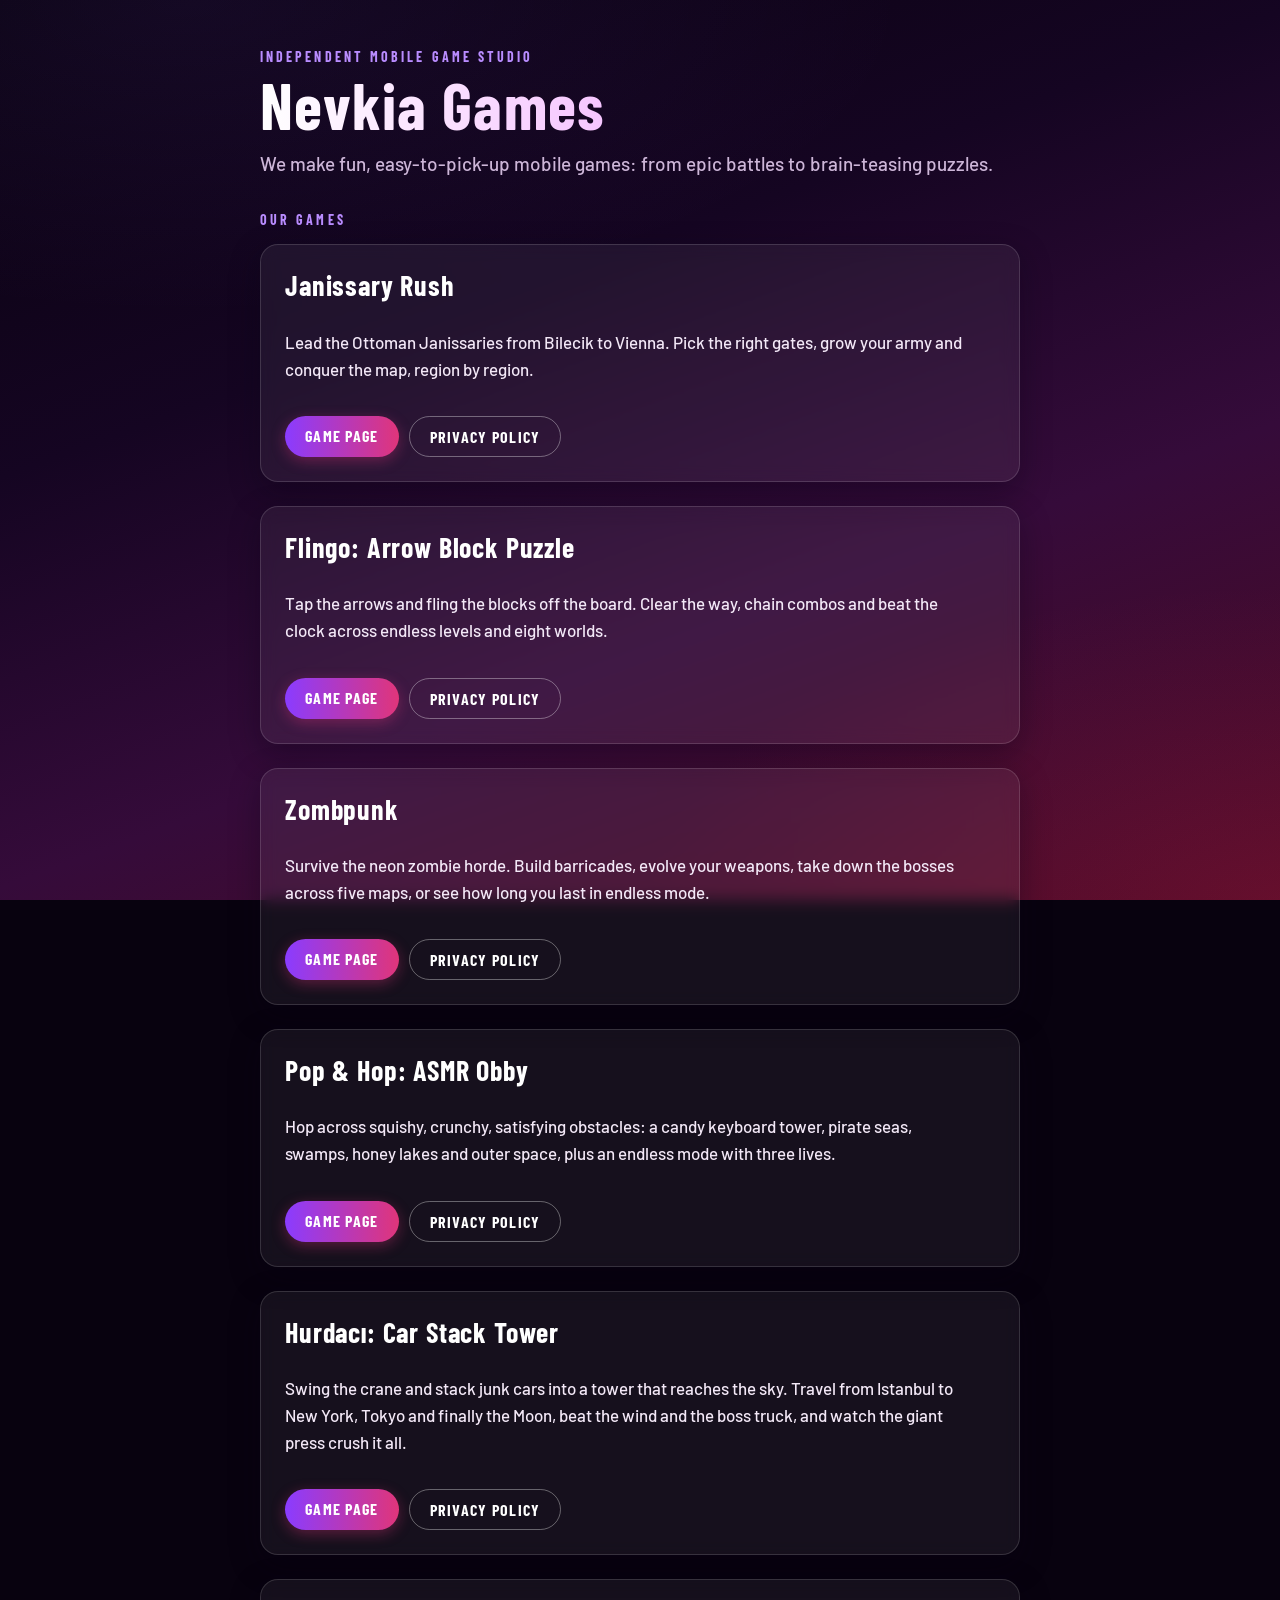
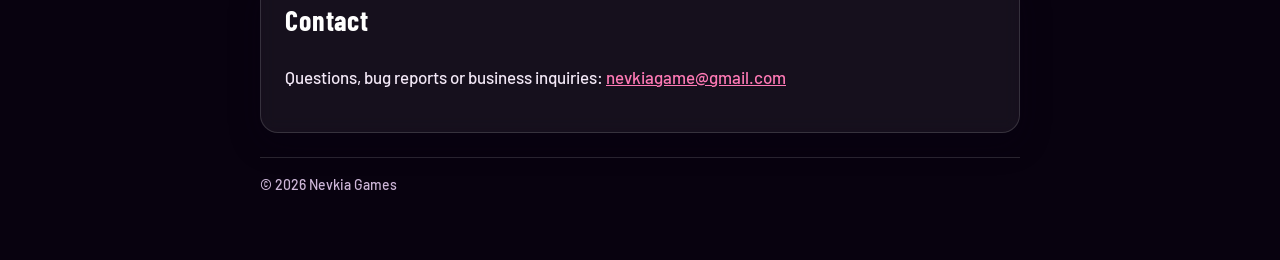
<file: index.html>
<!doctype html>
<html lang="en">
<head>
  <meta charset="utf-8">
  <meta name="viewport" content="width=device-width, initial-scale=1, viewport-fit=cover">
  <title>Nevkia Games</title>
  <meta name="description" content="Nevkia Games is an independent studio making mobile games.">
  <link rel="preconnect" href="https://fonts.googleapis.com">
  <link rel="stylesheet" href="https://fonts.googleapis.com/css2?family=Barlow+Condensed:wght@700&family=Barlow:wght@500;600&display=swap">
  <link rel="stylesheet" href="studio.css">
</head>
<body>
<main>
  <header>
    <p class="eyebrow">Independent mobile game studio</p>
    <h1>Nevkia Games</h1>
    <p class="lead">We make fun, easy-to-pick-up mobile games: from epic battles to brain-teasing puzzles.</p>
  </header>

  <p class="eyebrow section-title">Our games</p>

  <section class="card" aria-labelledby="jr">
    <h2 id="jr">Janissary Rush</h2>
    <p>Lead the Ottoman Janissaries from Bilecik to Vienna. Pick the right gates, grow your army and conquer the map, region by region.</p>
    <div class="links">
      <a class="button" href="janissary-rush/">Game page</a>
      <a class="button alt" href="janissary-rush/privacy.html">Privacy policy</a>
    </div>
  </section>

  <section class="card" aria-labelledby="flingo">
    <h2 id="flingo">Flingo: Arrow Block Puzzle</h2>
    <p>Tap the arrows and fling the blocks off the board. Clear the way, chain combos and beat the clock across endless levels and eight worlds.</p>
    <div class="links">
      <a class="button" href="flingo/">Game page</a>
      <a class="button alt" href="flingo/privacy.html">Privacy policy</a>
    </div>
  </section>

  <section class="card" aria-labelledby="zombpunk">
    <h2 id="zombpunk">Zombpunk</h2>
    <p>Survive the neon zombie horde. Build barricades, evolve your weapons, take down the bosses across five maps, or see how long you last in endless mode.</p>
    <div class="links">
      <a class="button" href="zombpunk/">Game page</a>
      <a class="button alt" href="zombpunk/privacy.html">Privacy policy</a>
    </div>
  </section>

  <section class="card" aria-labelledby="pophop">
    <h2 id="pophop">Pop &amp; Hop: ASMR Obby</h2>
    <p>Hop across squishy, crunchy, satisfying obstacles: a candy keyboard tower, pirate seas, swamps, honey lakes and outer space, plus an endless mode with three lives.</p>
    <div class="links">
      <a class="button" href="pop-hop/">Game page</a>
      <a class="button alt" href="pop-hop/privacy.html">Privacy policy</a>
    </div>
  </section>

  <section class="card" aria-labelledby="hurdaci">
    <h2 id="hurdaci">Hurdacı: Car Stack Tower</h2>
    <p>Swing the crane and stack junk cars into a tower that reaches the sky. Travel from Istanbul to New York, Tokyo and finally the Moon, beat the wind and the boss truck, and watch the giant press crush it all.</p>
    <div class="links">
      <a class="button" href="hurdaci/">Game page</a>
      <a class="button alt" href="hurdaci/privacy.html">Privacy policy</a>
    </div>
  </section>

  <section class="card" aria-labelledby="contact">
    <h2 id="contact">Contact</h2>
    <p>Questions, bug reports or business inquiries: <a href="mailto:nevkiagame@gmail.com">nevkiagame@gmail.com</a></p>
  </section>

  <footer>© 2026 Nevkia Games</footer>
</main>
</body>
</html>
</file>
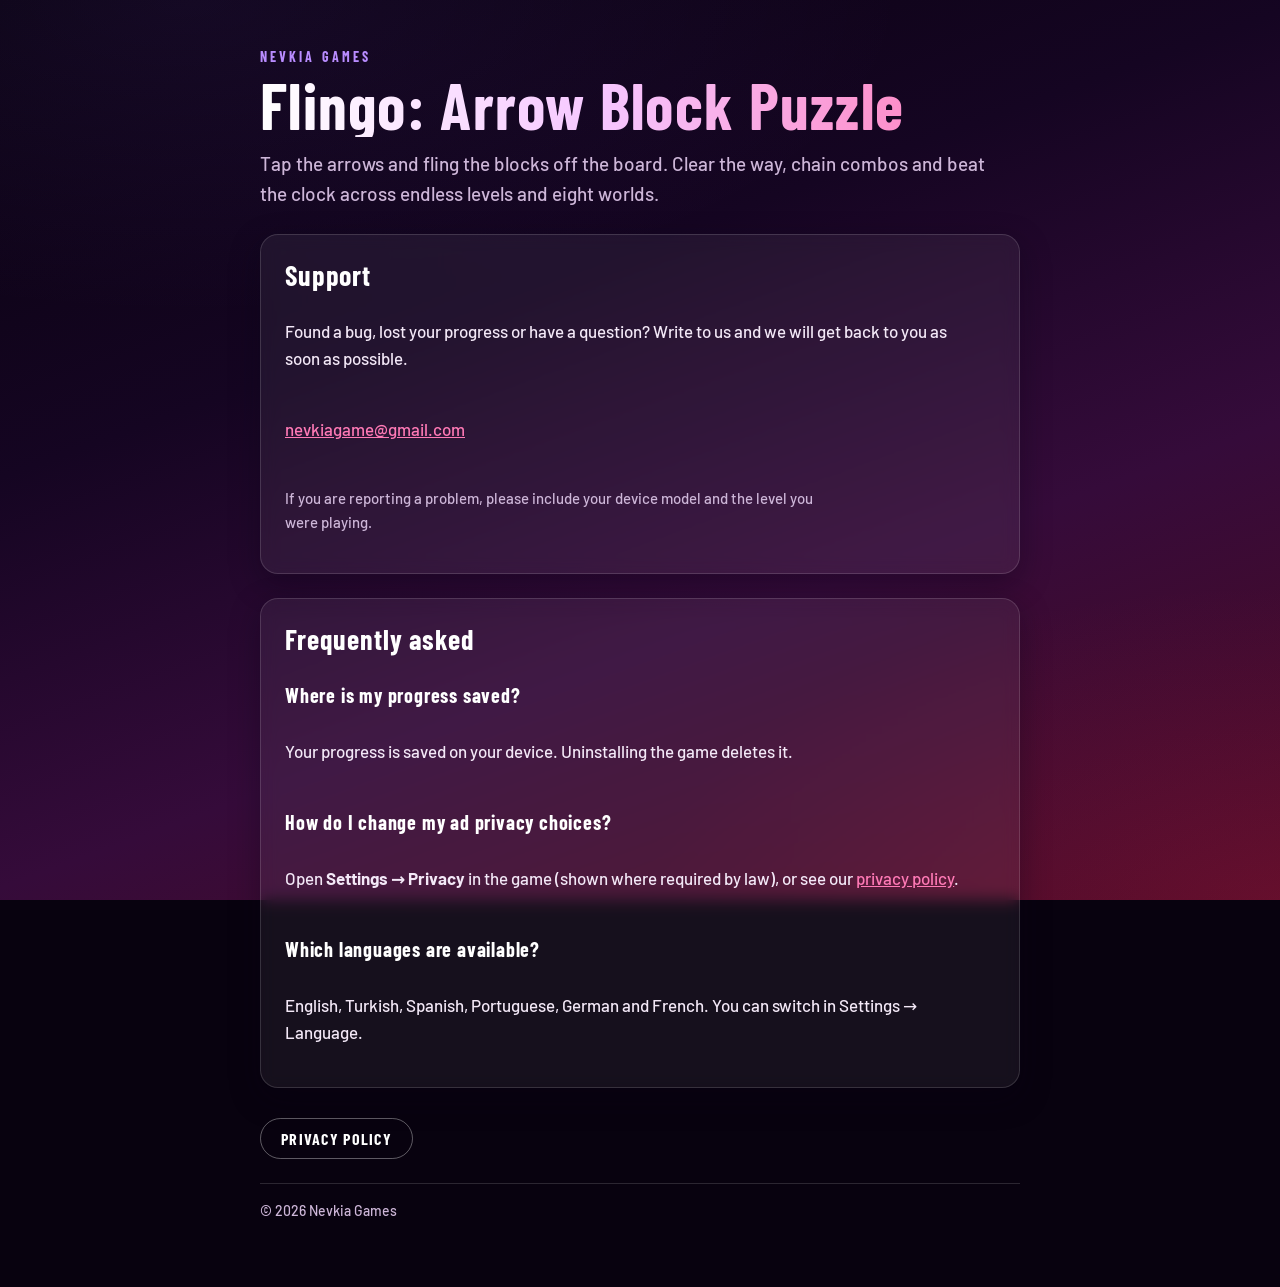
<file: flingo/index.html>
<!doctype html>
<html lang="en">
<head>
  <meta charset="utf-8">
  <meta name="viewport" content="width=device-width, initial-scale=1, viewport-fit=cover">
  <title>Flingo: Arrow Block Puzzle</title>
  <meta name="description" content="Flingo: Arrow Block Puzzle: tap the arrows, fling the blocks off the board and chain combos. Support and contact.">
  <link rel="preconnect" href="https://fonts.googleapis.com">
  <link rel="stylesheet" href="https://fonts.googleapis.com/css2?family=Barlow+Condensed:wght@700&family=Barlow:wght@500;600&display=swap">
  <link rel="stylesheet" href="../studio.css">
</head>
<body>
<main>
  <header>
    <p class="eyebrow"><a href="../">Nevkia Games</a></p>
    <h1>Flingo: Arrow Block Puzzle</h1>
    <p class="lead">Tap the arrows and fling the blocks off the board. Clear the way, chain combos and beat the clock across endless levels and eight worlds.</p>
  </header>

  <section class="card" aria-labelledby="support">
    <h2 id="support">Support</h2>
    <p>Found a bug, lost your progress or have a question? Write to us and we will get back to you as soon as possible.</p>
    <p><a href="mailto:nevkiagame@gmail.com?subject=Flingo%20support">nevkiagame@gmail.com</a></p>
    <p class="muted">If you are reporting a problem, please include your device model and the level you were playing.</p>
  </section>

  <section class="card" aria-labelledby="faq">
    <h2 id="faq">Frequently asked</h2>
    <h3>Where is my progress saved?</h3>
    <p>Your progress is saved on your device. Uninstalling the game deletes it.</p>
    <h3>How do I change my ad privacy choices?</h3>
    <p>Open <strong>Settings → Privacy</strong> in the game (shown where required by law), or see our <a href="privacy.html">privacy policy</a>.</p>
    <h3>Which languages are available?</h3>
    <p>English, Turkish, Spanish, Portuguese, German and French. You can switch in Settings → Language.</p>
  </section>

  <div class="links">
    <a class="button alt" href="privacy.html">Privacy policy</a>
  </div>

  <footer>© 2026 Nevkia Games</footer>
</main>
</body>
</html>
</file>
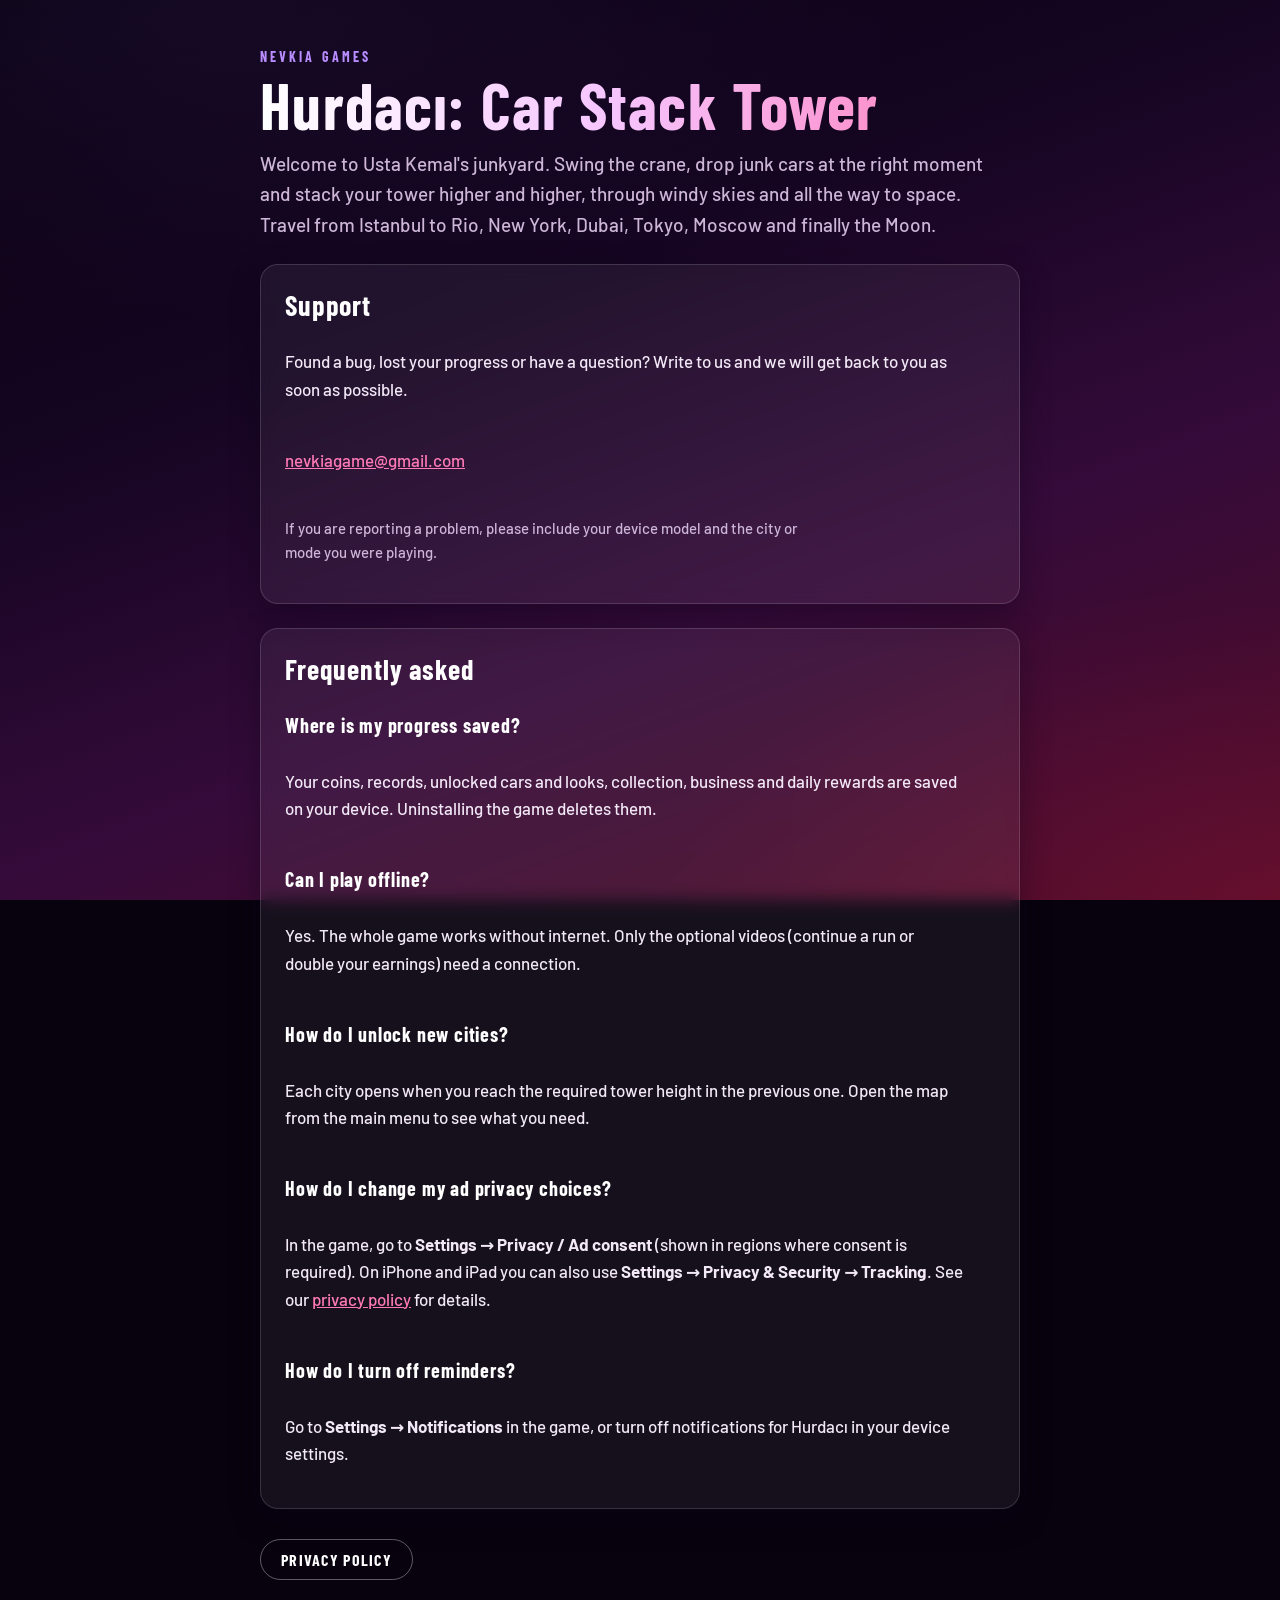
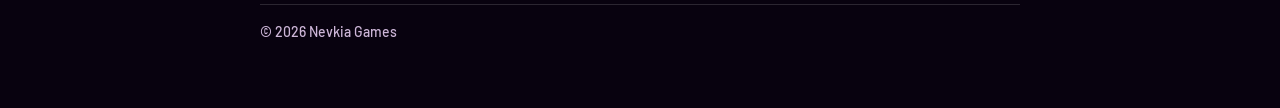
<file: hurdaci/index.html>
<!doctype html>
<html lang="en">
<head>
  <meta charset="utf-8">
  <meta name="viewport" content="width=device-width, initial-scale=1, viewport-fit=cover">
  <title>Hurdacı: Car Stack Tower</title>
  <meta name="description" content="Hurdacı: Car Stack Tower: stack junk cars with a crane and build your tower from Istanbul all the way to the Moon. Support and contact.">
  <link rel="preconnect" href="https://fonts.googleapis.com">
  <link rel="stylesheet" href="https://fonts.googleapis.com/css2?family=Barlow+Condensed:wght@700&family=Barlow:wght@500;600&display=swap">
  <link rel="stylesheet" href="../studio.css">
</head>
<body>
<main>
  <header>
    <p class="eyebrow"><a href="../">Nevkia Games</a></p>
    <h1>Hurdacı: Car Stack Tower</h1>
    <p class="lead">Welcome to Usta Kemal's junkyard. Swing the crane, drop junk cars at the right moment and stack your tower higher and higher, through windy skies and all the way to space. Travel from Istanbul to Rio, New York, Dubai, Tokyo, Moscow and finally the Moon.</p>
  </header>

  <section class="card" aria-labelledby="support">
    <h2 id="support">Support</h2>
    <p>Found a bug, lost your progress or have a question? Write to us and we will get back to you as soon as possible.</p>
    <p><a href="mailto:nevkiagame@gmail.com?subject=Hurdac%C4%B1%20support">nevkiagame@gmail.com</a></p>
    <p class="muted">If you are reporting a problem, please include your device model and the city or mode you were playing.</p>
  </section>

  <section class="card" aria-labelledby="faq">
    <h2 id="faq">Frequently asked</h2>
    <h3>Where is my progress saved?</h3>
    <p>Your coins, records, unlocked cars and looks, collection, business and daily rewards are saved on your device. Uninstalling the game deletes them.</p>
    <h3>Can I play offline?</h3>
    <p>Yes. The whole game works without internet. Only the optional videos (continue a run or double your earnings) need a connection.</p>
    <h3>How do I unlock new cities?</h3>
    <p>Each city opens when you reach the required tower height in the previous one. Open the map from the main menu to see what you need.</p>
    <h3>How do I change my ad privacy choices?</h3>
    <p>In the game, go to <strong>Settings → Privacy / Ad consent</strong> (shown in regions where consent is required). On iPhone and iPad you can also use <strong>Settings → Privacy &amp; Security → Tracking</strong>. See our <a href="privacy.html">privacy policy</a> for details.</p>
    <h3>How do I turn off reminders?</h3>
    <p>Go to <strong>Settings → Notifications</strong> in the game, or turn off notifications for Hurdacı in your device settings.</p>
  </section>

  <div class="links">
    <a class="button alt" href="privacy.html">Privacy policy</a>
  </div>

  <footer>© 2026 Nevkia Games</footer>
</main>
</body>
</html>
</file>
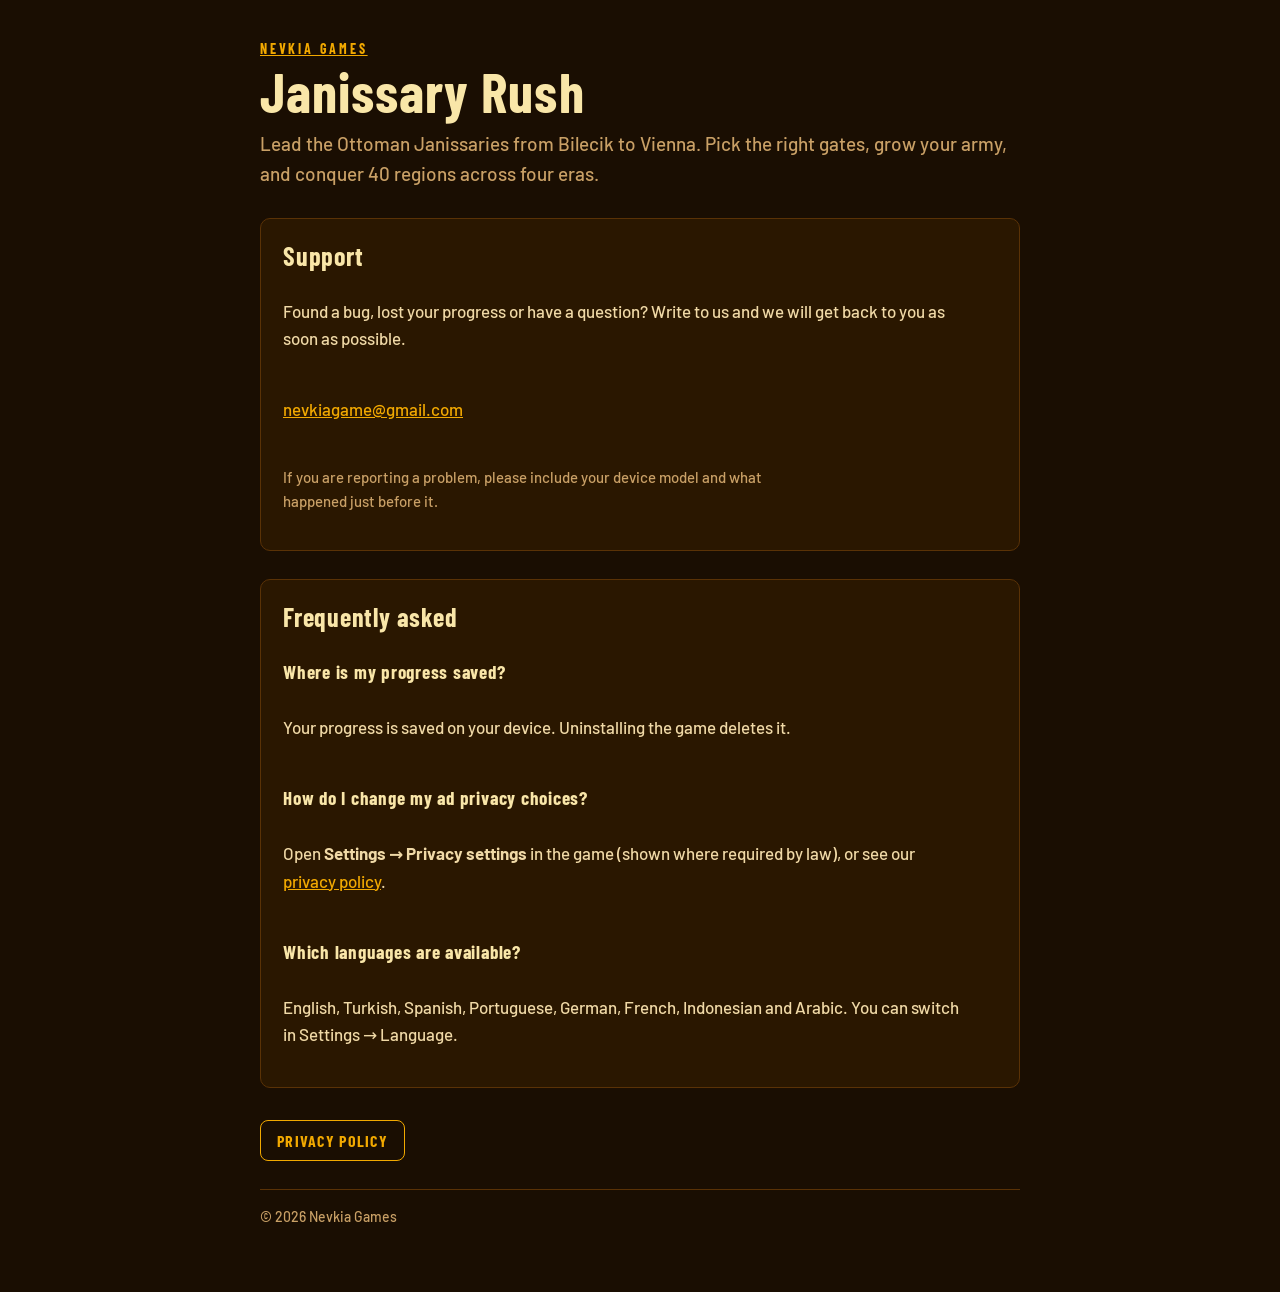
<file: janissary-rush/index.html>
<!doctype html>
<html lang="en">
<head>
  <meta charset="utf-8">
  <meta name="viewport" content="width=device-width, initial-scale=1, viewport-fit=cover">
  <title>Janissary Rush</title>
  <meta name="description" content="Janissary Rush: lead the Ottoman army, pick gates, grow your army and conquer the map. Support and contact.">
  <link rel="preconnect" href="https://fonts.googleapis.com">
  <link rel="stylesheet" href="https://fonts.googleapis.com/css2?family=Barlow+Condensed:wght@700&family=Barlow:wght@500;600&display=swap">
  <link rel="stylesheet" href="../style.css">
</head>
<body>
<main>
  <header>
    <p class="eyebrow"><a href="../">Nevkia Games</a></p>
    <h1>Janissary Rush</h1>
    <p class="lead">Lead the Ottoman Janissaries from Bilecik to Vienna. Pick the right gates, grow your army, and conquer 40 regions across four eras.</p>
  </header>

  <section class="card" aria-labelledby="support">
    <h2 id="support">Support</h2>
    <p>Found a bug, lost your progress or have a question? Write to us and we will get back to you as soon as possible.</p>
    <p><a href="mailto:nevkiagame@gmail.com?subject=Janissary%20Rush%20support">nevkiagame@gmail.com</a></p>
    <p class="muted">If you are reporting a problem, please include your device model and what happened just before it.</p>
  </section>

  <section class="card" aria-labelledby="faq">
    <h2 id="faq">Frequently asked</h2>
    <h3>Where is my progress saved?</h3>
    <p>Your progress is saved on your device. Uninstalling the game deletes it.</p>
    <h3>How do I change my ad privacy choices?</h3>
    <p>Open <strong>Settings → Privacy settings</strong> in the game (shown where required by law), or see our <a href="privacy.html">privacy policy</a>.</p>
    <h3>Which languages are available?</h3>
    <p>English, Turkish, Spanish, Portuguese, German, French, Indonesian and Arabic. You can switch in Settings → Language.</p>
  </section>

  <div class="links">
    <a class="button alt" href="privacy.html">Privacy policy</a>
  </div>

  <footer>© 2026 Nevkia Games</footer>
</main>
</body>
</html>
</file>
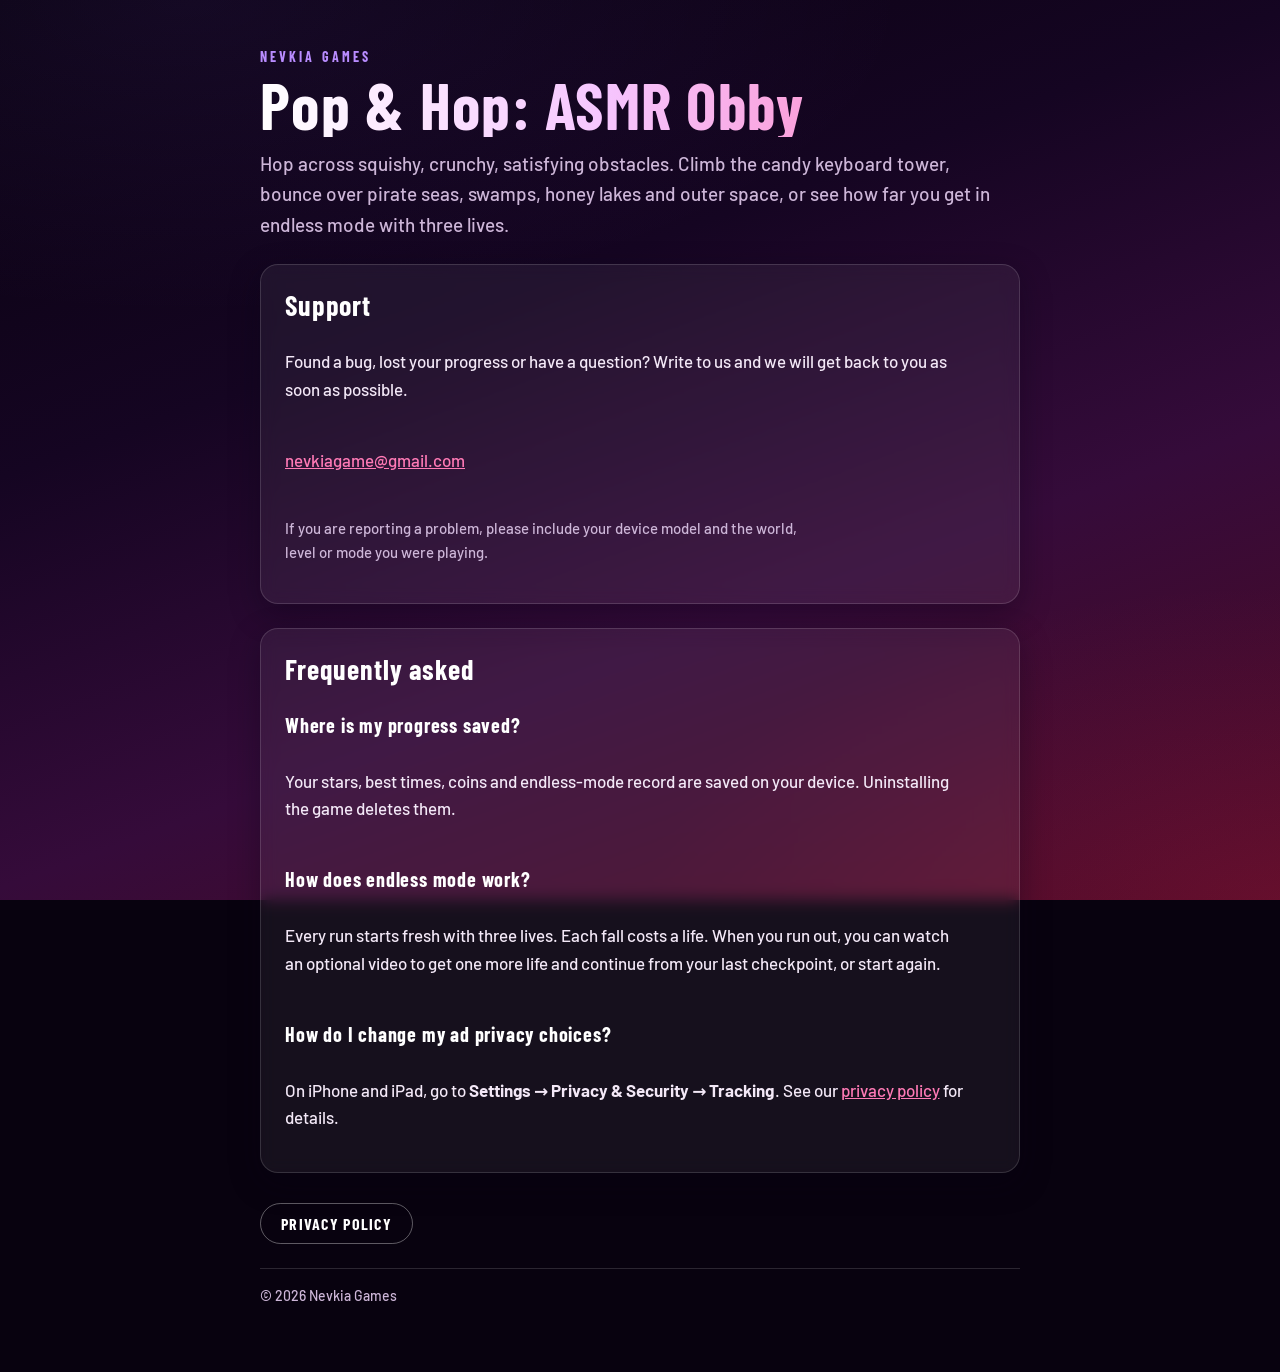
<file: pop-hop/index.html>
<!doctype html>
<html lang="en">
<head>
  <meta charset="utf-8">
  <meta name="viewport" content="width=device-width, initial-scale=1, viewport-fit=cover">
  <title>Pop &amp; Hop: ASMR Obby</title>
  <meta name="description" content="Pop &amp; Hop: ASMR Obby: hop across squishy, crunchy, satisfying obstacles from a candy tower to pirate seas and outer space. Support and contact.">
  <link rel="preconnect" href="https://fonts.googleapis.com">
  <link rel="stylesheet" href="https://fonts.googleapis.com/css2?family=Barlow+Condensed:wght@700&family=Barlow:wght@500;600&display=swap">
  <link rel="stylesheet" href="../studio.css">
</head>
<body>
<main>
  <header>
    <p class="eyebrow"><a href="../">Nevkia Games</a></p>
    <h1>Pop &amp; Hop: ASMR Obby</h1>
    <p class="lead">Hop across squishy, crunchy, satisfying obstacles. Climb the candy keyboard tower, bounce over pirate seas, swamps, honey lakes and outer space, or see how far you get in endless mode with three lives.</p>
  </header>

  <section class="card" aria-labelledby="support">
    <h2 id="support">Support</h2>
    <p>Found a bug, lost your progress or have a question? Write to us and we will get back to you as soon as possible.</p>
    <p><a href="mailto:nevkiagame@gmail.com?subject=Pop%20%26%20Hop%20support">nevkiagame@gmail.com</a></p>
    <p class="muted">If you are reporting a problem, please include your device model and the world, level or mode you were playing.</p>
  </section>

  <section class="card" aria-labelledby="faq">
    <h2 id="faq">Frequently asked</h2>
    <h3>Where is my progress saved?</h3>
    <p>Your stars, best times, coins and endless-mode record are saved on your device. Uninstalling the game deletes them.</p>
    <h3>How does endless mode work?</h3>
    <p>Every run starts fresh with three lives. Each fall costs a life. When you run out, you can watch an optional video to get one more life and continue from your last checkpoint, or start again.</p>
    <h3>How do I change my ad privacy choices?</h3>
    <p>On iPhone and iPad, go to <strong>Settings → Privacy &amp; Security → Tracking</strong>. See our <a href="privacy.html">privacy policy</a> for details.</p>
  </section>

  <div class="links">
    <a class="button alt" href="privacy.html">Privacy policy</a>
  </div>

  <footer>© 2026 Nevkia Games</footer>
</main>
</body>
</html>
</file>
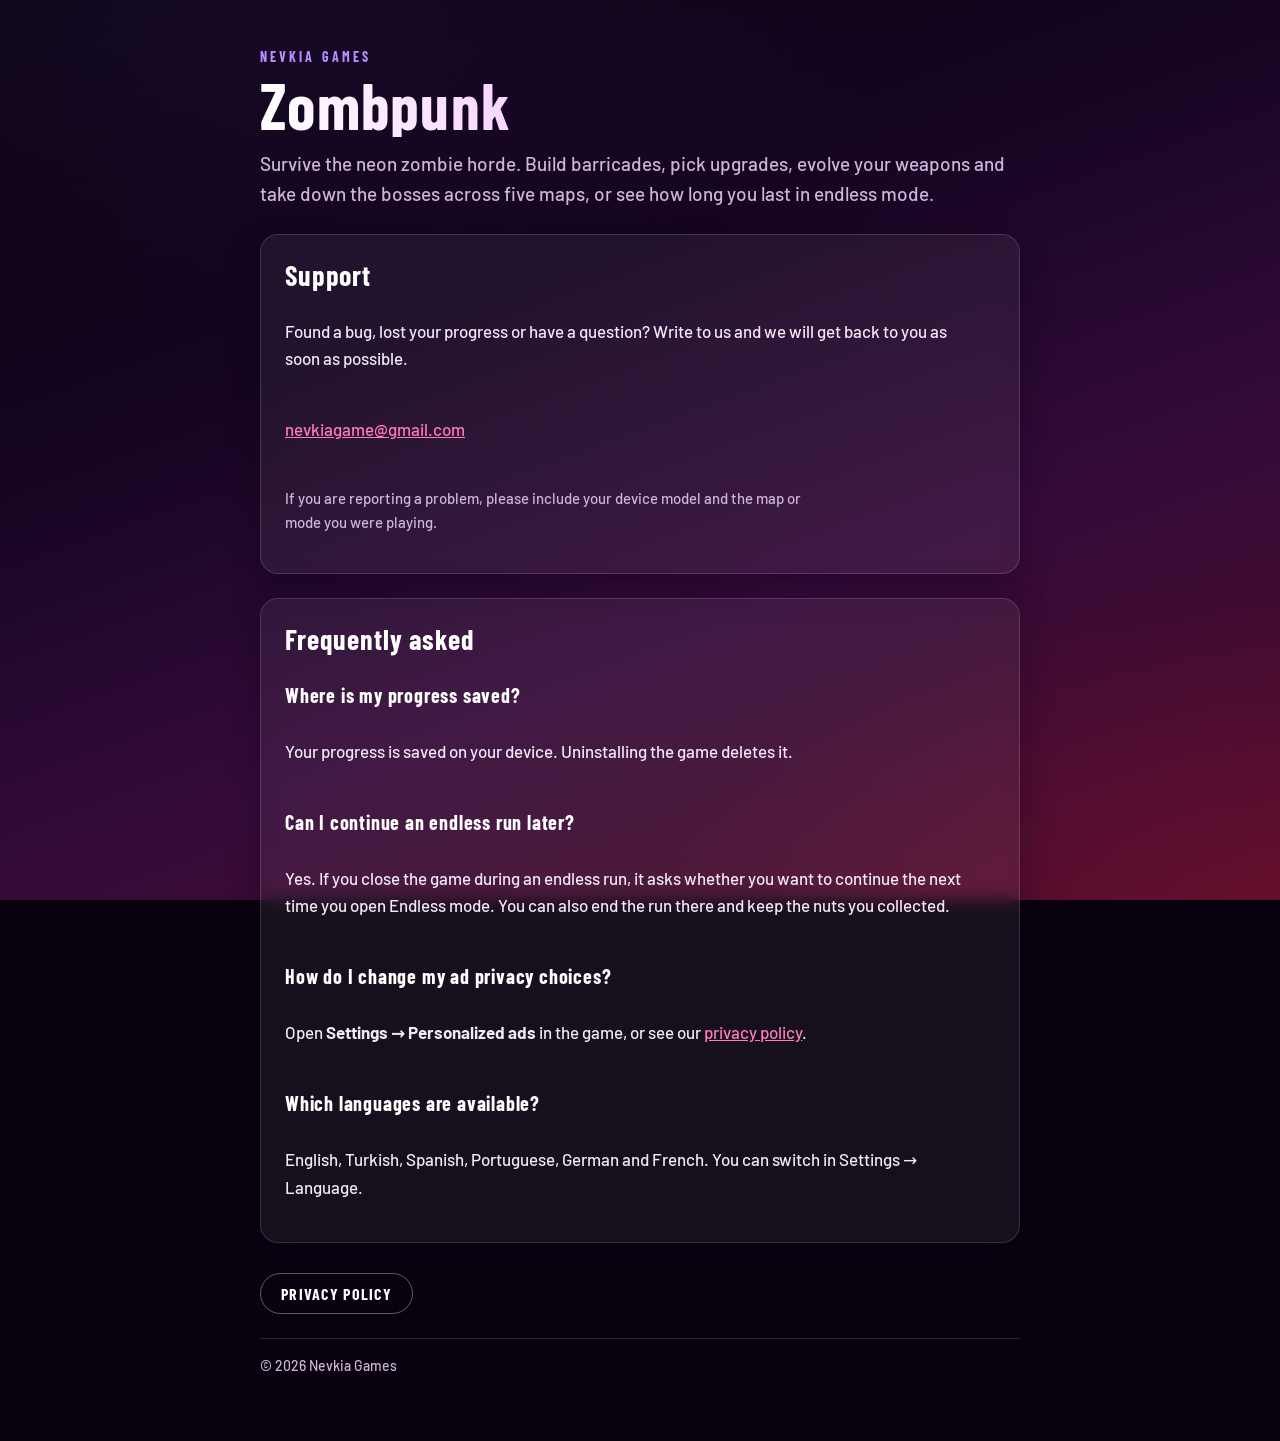
<file: zombpunk/index.html>
<!doctype html>
<html lang="en">
<head>
  <meta charset="utf-8">
  <meta name="viewport" content="width=device-width, initial-scale=1, viewport-fit=cover">
  <title>Zombpunk</title>
  <meta name="description" content="Zombpunk: survive the neon zombie horde, upgrade your weapons and evolve them. Support and contact.">
  <link rel="preconnect" href="https://fonts.googleapis.com">
  <link rel="stylesheet" href="https://fonts.googleapis.com/css2?family=Barlow+Condensed:wght@700&family=Barlow:wght@500;600&display=swap">
  <link rel="stylesheet" href="../studio.css">
</head>
<body>
<main>
  <header>
    <p class="eyebrow"><a href="../">Nevkia Games</a></p>
    <h1>Zombpunk</h1>
    <p class="lead">Survive the neon zombie horde. Build barricades, pick upgrades, evolve your weapons and take down the bosses across five maps, or see how long you last in endless mode.</p>
  </header>

  <section class="card" aria-labelledby="support">
    <h2 id="support">Support</h2>
    <p>Found a bug, lost your progress or have a question? Write to us and we will get back to you as soon as possible.</p>
    <p><a href="mailto:nevkiagame@gmail.com?subject=Zombpunk%20support">nevkiagame@gmail.com</a></p>
    <p class="muted">If you are reporting a problem, please include your device model and the map or mode you were playing.</p>
  </section>

  <section class="card" aria-labelledby="faq">
    <h2 id="faq">Frequently asked</h2>
    <h3>Where is my progress saved?</h3>
    <p>Your progress is saved on your device. Uninstalling the game deletes it.</p>
    <h3>Can I continue an endless run later?</h3>
    <p>Yes. If you close the game during an endless run, it asks whether you want to continue the next time you open Endless mode. You can also end the run there and keep the nuts you collected.</p>
    <h3>How do I change my ad privacy choices?</h3>
    <p>Open <strong>Settings → Personalized ads</strong> in the game, or see our <a href="privacy.html">privacy policy</a>.</p>
    <h3>Which languages are available?</h3>
    <p>English, Turkish, Spanish, Portuguese, German and French. You can switch in Settings → Language.</p>
  </section>

  <div class="links">
    <a class="button alt" href="privacy.html">Privacy policy</a>
  </div>

  <footer>© 2026 Nevkia Games</footer>
</main>
</body>
</html>
</file>
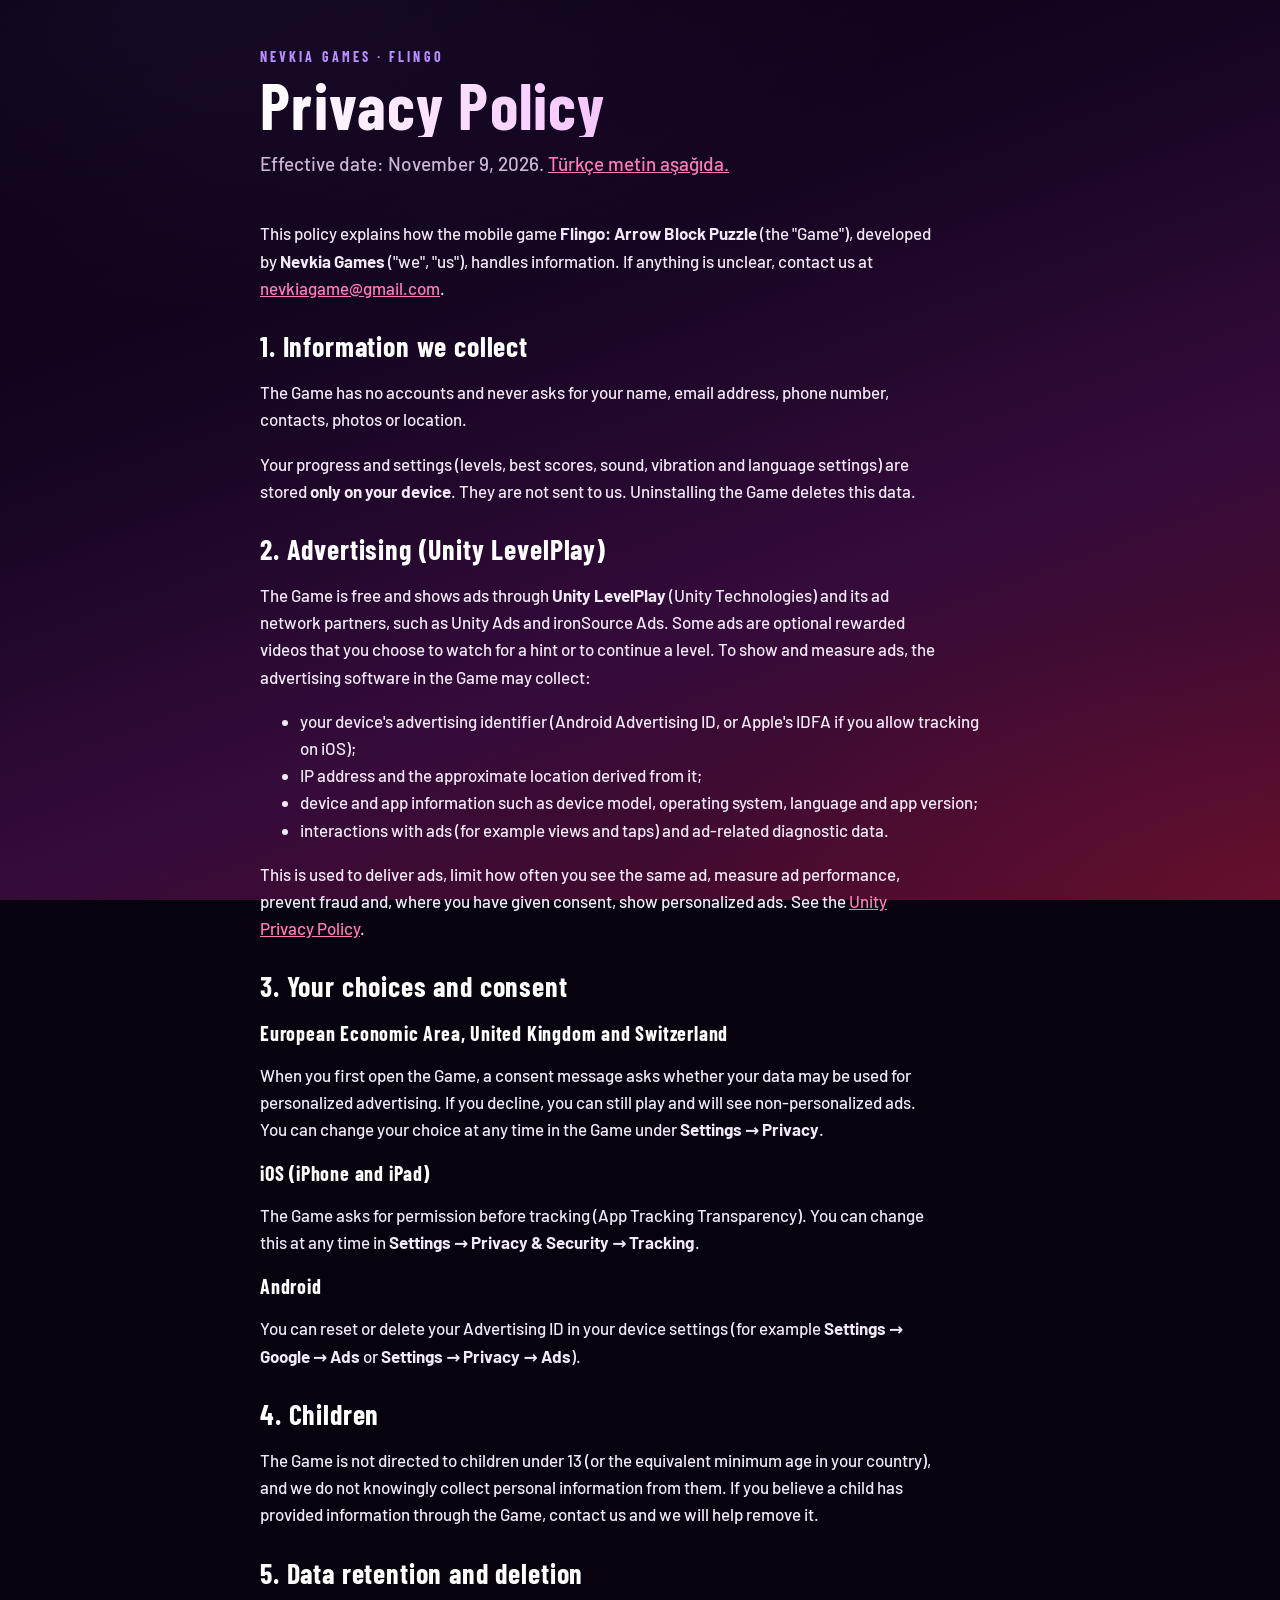
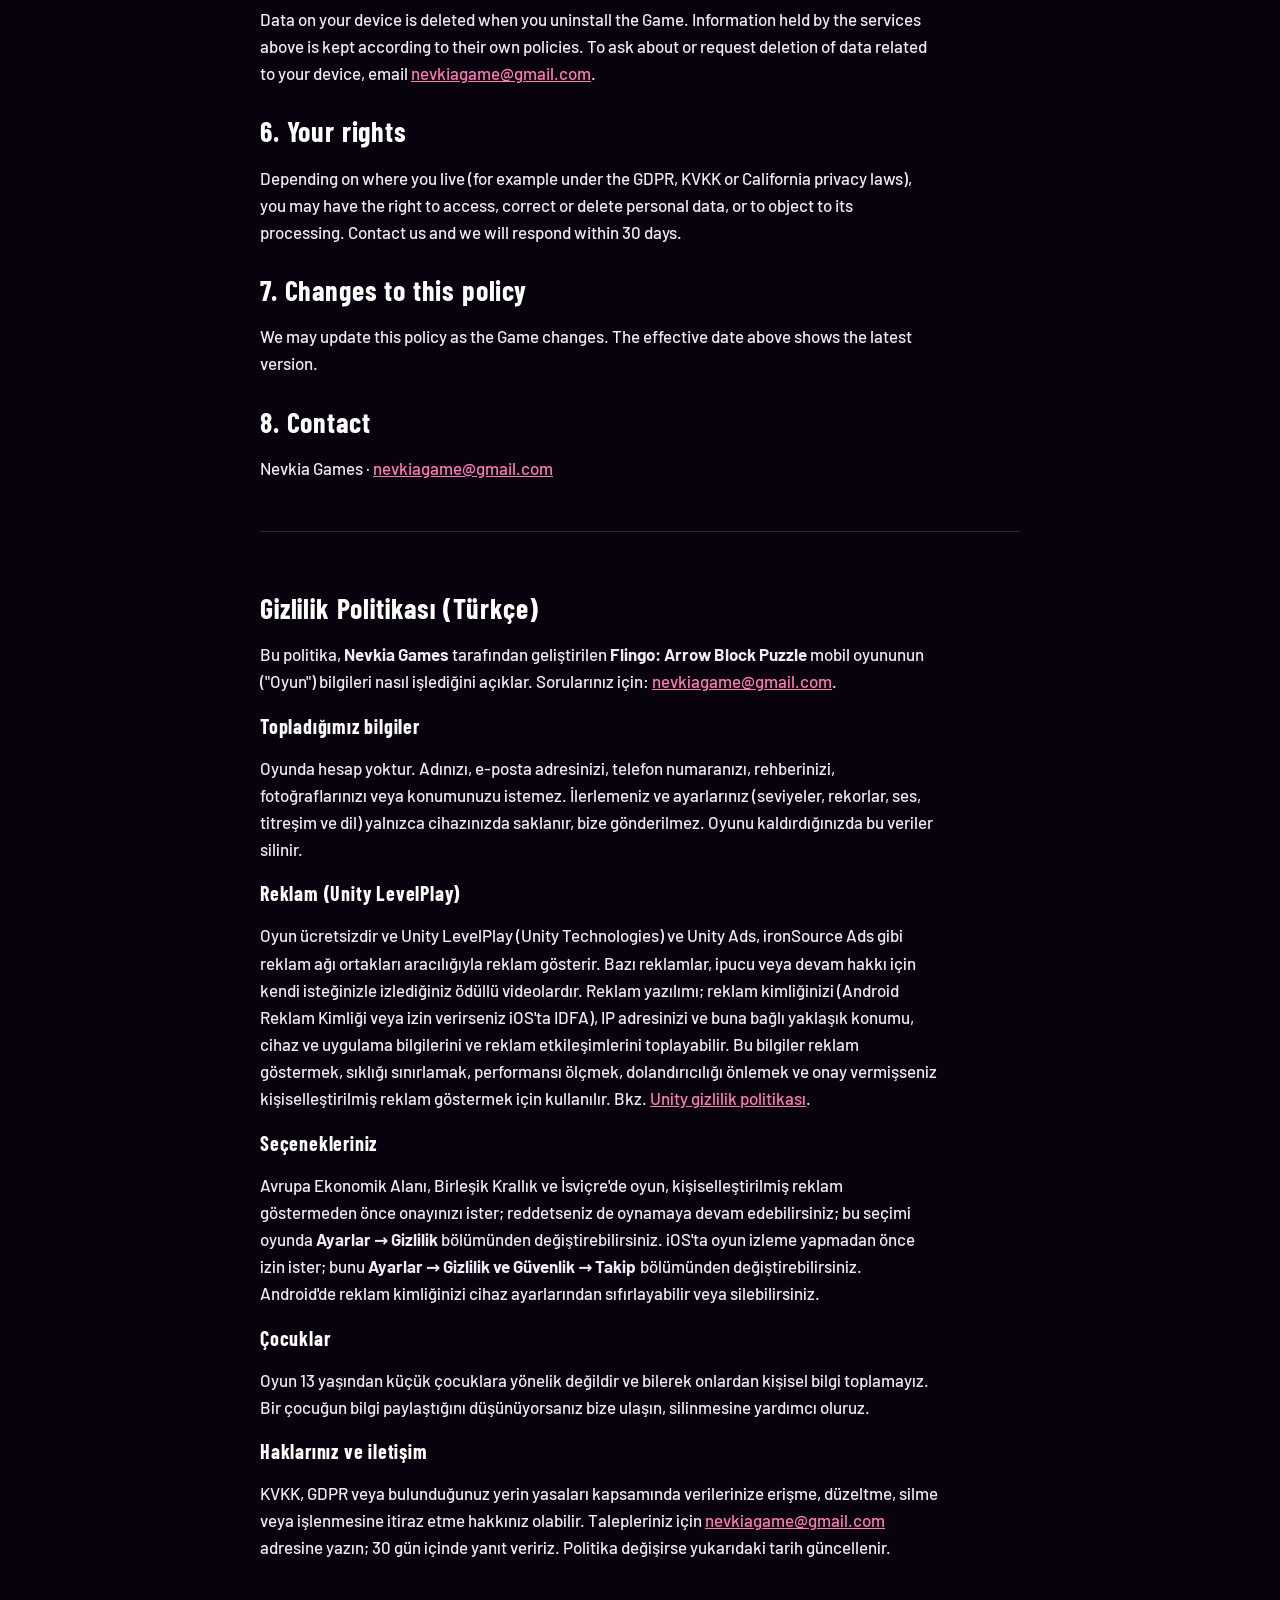
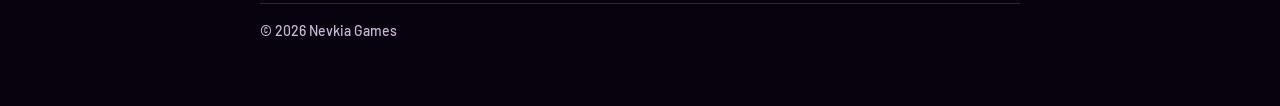
<file: flingo/privacy.html>
<!doctype html>
<html lang="en">
<head>
  <meta charset="utf-8">
  <meta name="viewport" content="width=device-width, initial-scale=1, viewport-fit=cover">
  <title>Flingo Privacy Policy</title>
  <meta name="description" content="Privacy policy for the mobile game Flingo: Arrow Block Puzzle by Nevkia Games.">
  <link rel="preconnect" href="https://fonts.googleapis.com">
  <link rel="stylesheet" href="https://fonts.googleapis.com/css2?family=Barlow+Condensed:wght@700&family=Barlow:wght@500;600&display=swap">
  <link rel="stylesheet" href="../studio.css">
</head>
<body>
<main>
  <header>
    <p class="eyebrow"><a href="../">Nevkia Games</a> · <a href="./">Flingo</a></p>
    <h1>Privacy Policy</h1>
    <p class="lead">Effective date: November 9, 2026. <a href="#tr">Türkçe metin aşağıda.</a></p>
  </header>

  <section>
    <p>This policy explains how the mobile game <strong>Flingo: Arrow Block Puzzle</strong> (the "Game"), developed by <strong>Nevkia Games</strong> ("we", "us"), handles information. If anything is unclear, contact us at <a href="mailto:nevkiagame@gmail.com">nevkiagame@gmail.com</a>.</p>

    <h2>1. Information we collect</h2>
    <p>The Game has no accounts and never asks for your name, email address, phone number, contacts, photos or location.</p>
    <p>Your progress and settings (levels, best scores, sound, vibration and language settings) are stored <strong>only on your device</strong>. They are not sent to us. Uninstalling the Game deletes this data.</p>

    <h2>2. Advertising (Unity LevelPlay)</h2>
    <p>The Game is free and shows ads through <strong>Unity LevelPlay</strong> (Unity Technologies) and its ad network partners, such as Unity Ads and ironSource Ads. Some ads are optional rewarded videos that you choose to watch for a hint or to continue a level. To show and measure ads, the advertising software in the Game may collect:</p>
    <ul>
      <li>your device's advertising identifier (Android Advertising ID, or Apple's IDFA if you allow tracking on iOS);</li>
      <li>IP address and the approximate location derived from it;</li>
      <li>device and app information such as device model, operating system, language and app version;</li>
      <li>interactions with ads (for example views and taps) and ad-related diagnostic data.</li>
    </ul>
    <p>This is used to deliver ads, limit how often you see the same ad, measure ad performance, prevent fraud and, where you have given consent, show personalized ads. See the <a href="https://unity.com/legal/game-player-and-app-user-privacy-policy" rel="noopener">Unity Privacy Policy</a>.</p>


    <h2>3. Your choices and consent</h2>
    <h3>European Economic Area, United Kingdom and Switzerland</h3>
    <p>When you first open the Game, a consent message asks whether your data may be used for personalized advertising. If you decline, you can still play and will see non-personalized ads. You can change your choice at any time in the Game under <strong>Settings → Privacy</strong>.</p>
    <h3>iOS (iPhone and iPad)</h3>
    <p>The Game asks for permission before tracking (App Tracking Transparency). You can change this at any time in <strong>Settings → Privacy &amp; Security → Tracking</strong>.</p>
    <h3>Android</h3>
    <p>You can reset or delete your Advertising ID in your device settings (for example <strong>Settings → Google → Ads</strong> or <strong>Settings → Privacy → Ads</strong>).</p>

    <h2>4. Children</h2>
    <p>The Game is not directed to children under 13 (or the equivalent minimum age in your country), and we do not knowingly collect personal information from them. If you believe a child has provided information through the Game, contact us and we will help remove it.</p>

    <h2>5. Data retention and deletion</h2>
    <p>Data on your device is deleted when you uninstall the Game. Information held by the services above is kept according to their own policies. To ask about or request deletion of data related to your device, email <a href="mailto:nevkiagame@gmail.com">nevkiagame@gmail.com</a>.</p>

    <h2>6. Your rights</h2>
    <p>Depending on where you live (for example under the GDPR, KVKK or California privacy laws), you may have the right to access, correct or delete personal data, or to object to its processing. Contact us and we will respond within 30 days.</p>

    <h2>7. Changes to this policy</h2>
    <p>We may update this policy as the Game changes. The effective date above shows the latest version.</p>

    <h2>8. Contact</h2>
    <p>Nevkia Games · <a href="mailto:nevkiagame@gmail.com">nevkiagame@gmail.com</a></p>
  </section>

  <hr>

  <section id="tr" lang="tr">
    <h2>Gizlilik Politikası (Türkçe)</h2>
    <p>Bu politika, <strong>Nevkia Games</strong> tarafından geliştirilen <strong>Flingo: Arrow Block Puzzle</strong> mobil oyununun ("Oyun") bilgileri nasıl işlediğini açıklar. Sorularınız için: <a href="mailto:nevkiagame@gmail.com">nevkiagame@gmail.com</a>.</p>

    <h3>Topladığımız bilgiler</h3>
    <p>Oyunda hesap yoktur. Adınızı, e-posta adresinizi, telefon numaranızı, rehberinizi, fotoğraflarınızı veya konumunuzu istemez. İlerlemeniz ve ayarlarınız (seviyeler, rekorlar, ses, titreşim ve dil) yalnızca cihazınızda saklanır, bize gönderilmez. Oyunu kaldırdığınızda bu veriler silinir.</p>

    <h3>Reklam (Unity LevelPlay)</h3>
    <p>Oyun ücretsizdir ve Unity LevelPlay (Unity Technologies) ve Unity Ads, ironSource Ads gibi reklam ağı ortakları aracılığıyla reklam gösterir. Bazı reklamlar, ipucu veya devam hakkı için kendi isteğinizle izlediğiniz ödüllü videolardır. Reklam yazılımı; reklam kimliğinizi (Android Reklam Kimliği veya izin verirseniz iOS'ta IDFA), IP adresinizi ve buna bağlı yaklaşık konumu, cihaz ve uygulama bilgilerini ve reklam etkileşimlerini toplayabilir. Bu bilgiler reklam göstermek, sıklığı sınırlamak, performansı ölçmek, dolandırıcılığı önlemek ve onay vermişseniz kişiselleştirilmiş reklam göstermek için kullanılır. Bkz. <a href="https://unity.com/legal/game-player-and-app-user-privacy-policy" rel="noopener">Unity gizlilik politikası</a>.</p>


    <h3>Seçenekleriniz</h3>
    <p>Avrupa Ekonomik Alanı, Birleşik Krallık ve İsviçre'de oyun, kişiselleştirilmiş reklam göstermeden önce onayınızı ister; reddetseniz de oynamaya devam edebilirsiniz; bu seçimi oyunda <strong>Ayarlar → Gizlilik</strong> bölümünden değiştirebilirsiniz. iOS'ta oyun izleme yapmadan önce izin ister; bunu <strong>Ayarlar → Gizlilik ve Güvenlik → Takip</strong> bölümünden değiştirebilirsiniz. Android'de reklam kimliğinizi cihaz ayarlarından sıfırlayabilir veya silebilirsiniz.</p>

    <h3>Çocuklar</h3>
    <p>Oyun 13 yaşından küçük çocuklara yönelik değildir ve bilerek onlardan kişisel bilgi toplamayız. Bir çocuğun bilgi paylaştığını düşünüyorsanız bize ulaşın, silinmesine yardımcı oluruz.</p>

    <h3>Haklarınız ve iletişim</h3>
    <p>KVKK, GDPR veya bulunduğunuz yerin yasaları kapsamında verilerinize erişme, düzeltme, silme veya işlenmesine itiraz etme hakkınız olabilir. Talepleriniz için <a href="mailto:nevkiagame@gmail.com">nevkiagame@gmail.com</a> adresine yazın; 30 gün içinde yanıt veririz. Politika değişirse yukarıdaki tarih güncellenir.</p>
  </section>

  <footer>© 2026 Nevkia Games</footer>
</main>
</body>
</html>
</file>
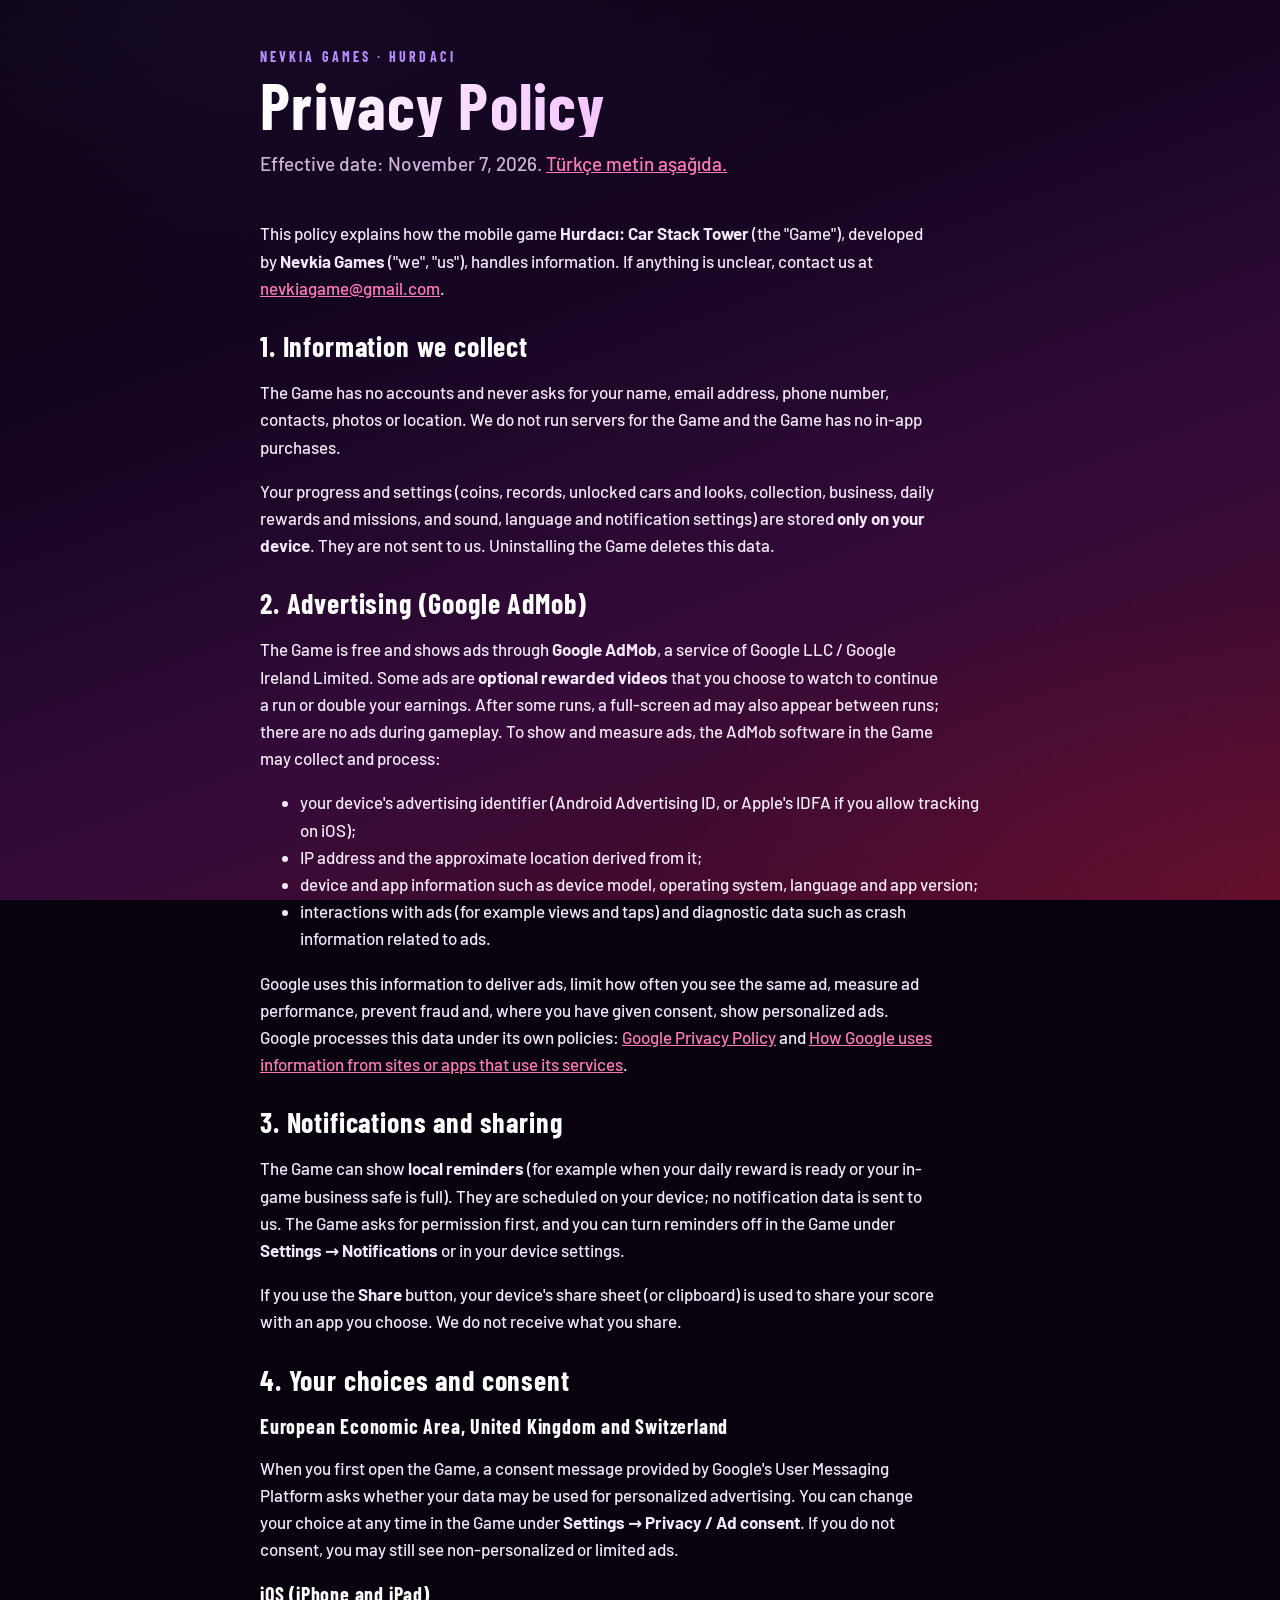
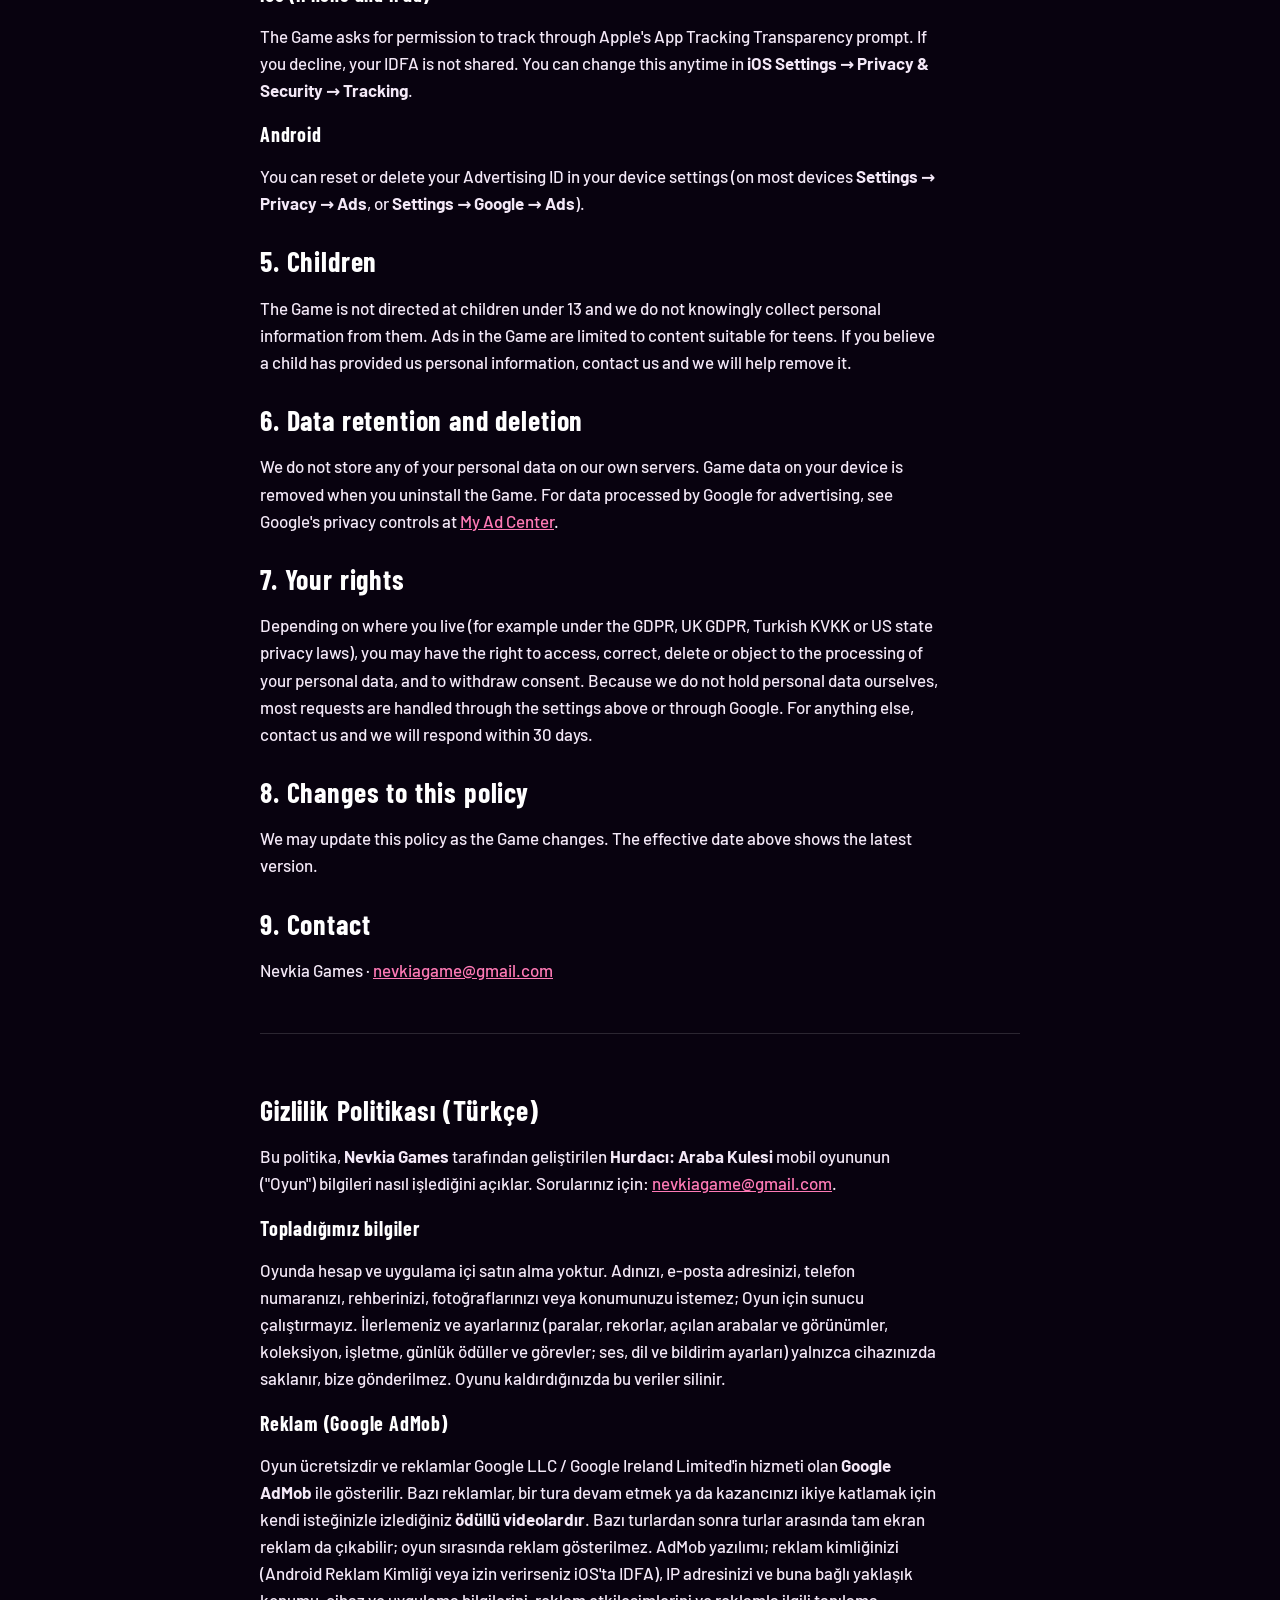
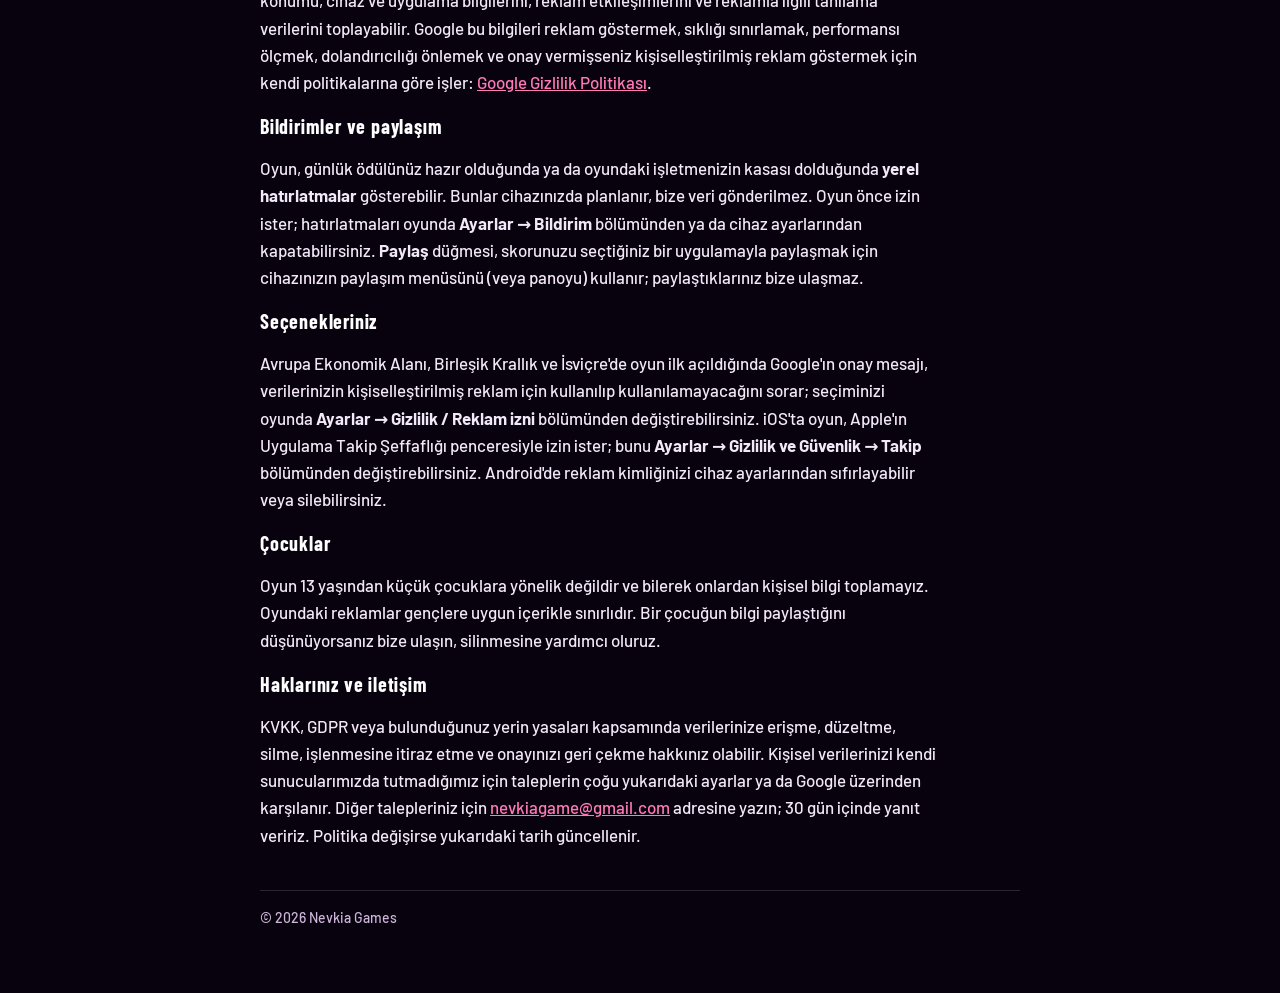
<file: hurdaci/privacy.html>
<!doctype html>
<html lang="en">
<head>
  <meta charset="utf-8">
  <meta name="viewport" content="width=device-width, initial-scale=1, viewport-fit=cover">
  <title>Hurdacı Privacy Policy</title>
  <meta name="description" content="Privacy policy for the mobile game Hurdacı: Car Stack Tower by Nevkia Games.">
  <link rel="preconnect" href="https://fonts.googleapis.com">
  <link rel="stylesheet" href="https://fonts.googleapis.com/css2?family=Barlow+Condensed:wght@700&family=Barlow:wght@500;600&display=swap">
  <link rel="stylesheet" href="../studio.css">
</head>
<body>
<main>
  <header>
    <p class="eyebrow"><a href="../">Nevkia Games</a> · <a href="./">Hurdacı</a></p>
    <h1>Privacy Policy</h1>
    <p class="lead">Effective date: November 7, 2026. <a href="#tr">Türkçe metin aşağıda.</a></p>
  </header>

  <section>
    <p>This policy explains how the mobile game <strong>Hurdacı: Car Stack Tower</strong> (the "Game"), developed by <strong>Nevkia Games</strong> ("we", "us"), handles information. If anything is unclear, contact us at <a href="mailto:nevkiagame@gmail.com">nevkiagame@gmail.com</a>.</p>

    <h2>1. Information we collect</h2>
    <p>The Game has no accounts and never asks for your name, email address, phone number, contacts, photos or location. We do not run servers for the Game and the Game has no in-app purchases.</p>
    <p>Your progress and settings (coins, records, unlocked cars and looks, collection, business, daily rewards and missions, and sound, language and notification settings) are stored <strong>only on your device</strong>. They are not sent to us. Uninstalling the Game deletes this data.</p>

    <h2>2. Advertising (Google AdMob)</h2>
    <p>The Game is free and shows ads through <strong>Google AdMob</strong>, a service of Google LLC / Google Ireland Limited. Some ads are <strong>optional rewarded videos</strong> that you choose to watch to continue a run or double your earnings. After some runs, a full-screen ad may also appear between runs; there are no ads during gameplay. To show and measure ads, the AdMob software in the Game may collect and process:</p>
    <ul>
      <li>your device's advertising identifier (Android Advertising ID, or Apple's IDFA if you allow tracking on iOS);</li>
      <li>IP address and the approximate location derived from it;</li>
      <li>device and app information such as device model, operating system, language and app version;</li>
      <li>interactions with ads (for example views and taps) and diagnostic data such as crash information related to ads.</li>
    </ul>
    <p>Google uses this information to deliver ads, limit how often you see the same ad, measure ad performance, prevent fraud and, where you have given consent, show personalized ads. Google processes this data under its own policies: <a href="https://policies.google.com/privacy" rel="noopener">Google Privacy Policy</a> and <a href="https://policies.google.com/technologies/partner-sites" rel="noopener">How Google uses information from sites or apps that use its services</a>.</p>

    <h2>3. Notifications and sharing</h2>
    <p>The Game can show <strong>local reminders</strong> (for example when your daily reward is ready or your in-game business safe is full). They are scheduled on your device; no notification data is sent to us. The Game asks for permission first, and you can turn reminders off in the Game under <strong>Settings → Notifications</strong> or in your device settings.</p>
    <p>If you use the <strong>Share</strong> button, your device's share sheet (or clipboard) is used to share your score with an app you choose. We do not receive what you share.</p>

    <h2>4. Your choices and consent</h2>
    <h3>European Economic Area, United Kingdom and Switzerland</h3>
    <p>When you first open the Game, a consent message provided by Google's User Messaging Platform asks whether your data may be used for personalized advertising. You can change your choice at any time in the Game under <strong>Settings → Privacy / Ad consent</strong>. If you do not consent, you may still see non-personalized or limited ads.</p>
    <h3>iOS (iPhone and iPad)</h3>
    <p>The Game asks for permission to track through Apple's App Tracking Transparency prompt. If you decline, your IDFA is not shared. You can change this anytime in <strong>iOS Settings → Privacy &amp; Security → Tracking</strong>.</p>
    <h3>Android</h3>
    <p>You can reset or delete your Advertising ID in your device settings (on most devices <strong>Settings → Privacy → Ads</strong>, or <strong>Settings → Google → Ads</strong>).</p>

    <h2>5. Children</h2>
    <p>The Game is not directed at children under 13 and we do not knowingly collect personal information from them. Ads in the Game are limited to content suitable for teens. If you believe a child has provided us personal information, contact us and we will help remove it.</p>

    <h2>6. Data retention and deletion</h2>
    <p>We do not store any of your personal data on our own servers. Game data on your device is removed when you uninstall the Game. For data processed by Google for advertising, see Google's privacy controls at <a href="https://myadcenter.google.com" rel="noopener">My Ad Center</a>.</p>

    <h2>7. Your rights</h2>
    <p>Depending on where you live (for example under the GDPR, UK GDPR, Turkish KVKK or US state privacy laws), you may have the right to access, correct, delete or object to the processing of your personal data, and to withdraw consent. Because we do not hold personal data ourselves, most requests are handled through the settings above or through Google. For anything else, contact us and we will respond within 30 days.</p>

    <h2>8. Changes to this policy</h2>
    <p>We may update this policy as the Game changes. The effective date above shows the latest version.</p>

    <h2>9. Contact</h2>
    <p>Nevkia Games · <a href="mailto:nevkiagame@gmail.com">nevkiagame@gmail.com</a></p>
  </section>

  <hr>

  <section id="tr" lang="tr">
    <h2>Gizlilik Politikası (Türkçe)</h2>
    <p>Bu politika, <strong>Nevkia Games</strong> tarafından geliştirilen <strong>Hurdacı: Araba Kulesi</strong> mobil oyununun ("Oyun") bilgileri nasıl işlediğini açıklar. Sorularınız için: <a href="mailto:nevkiagame@gmail.com">nevkiagame@gmail.com</a>.</p>

    <h3>Topladığımız bilgiler</h3>
    <p>Oyunda hesap ve uygulama içi satın alma yoktur. Adınızı, e-posta adresinizi, telefon numaranızı, rehberinizi, fotoğraflarınızı veya konumunuzu istemez; Oyun için sunucu çalıştırmayız. İlerlemeniz ve ayarlarınız (paralar, rekorlar, açılan arabalar ve görünümler, koleksiyon, işletme, günlük ödüller ve görevler; ses, dil ve bildirim ayarları) yalnızca cihazınızda saklanır, bize gönderilmez. Oyunu kaldırdığınızda bu veriler silinir.</p>

    <h3>Reklam (Google AdMob)</h3>
    <p>Oyun ücretsizdir ve reklamlar Google LLC / Google Ireland Limited'in hizmeti olan <strong>Google AdMob</strong> ile gösterilir. Bazı reklamlar, bir tura devam etmek ya da kazancınızı ikiye katlamak için kendi isteğinizle izlediğiniz <strong>ödüllü videolardır</strong>. Bazı turlardan sonra turlar arasında tam ekran reklam da çıkabilir; oyun sırasında reklam gösterilmez. AdMob yazılımı; reklam kimliğinizi (Android Reklam Kimliği veya izin verirseniz iOS'ta IDFA), IP adresinizi ve buna bağlı yaklaşık konumu, cihaz ve uygulama bilgilerini, reklam etkileşimlerini ve reklamla ilgili tanılama verilerini toplayabilir. Google bu bilgileri reklam göstermek, sıklığı sınırlamak, performansı ölçmek, dolandırıcılığı önlemek ve onay vermişseniz kişiselleştirilmiş reklam göstermek için kendi politikalarına göre işler: <a href="https://policies.google.com/privacy" rel="noopener">Google Gizlilik Politikası</a>.</p>

    <h3>Bildirimler ve paylaşım</h3>
    <p>Oyun, günlük ödülünüz hazır olduğunda ya da oyundaki işletmenizin kasası dolduğunda <strong>yerel hatırlatmalar</strong> gösterebilir. Bunlar cihazınızda planlanır, bize veri gönderilmez. Oyun önce izin ister; hatırlatmaları oyunda <strong>Ayarlar → Bildirim</strong> bölümünden ya da cihaz ayarlarından kapatabilirsiniz. <strong>Paylaş</strong> düğmesi, skorunuzu seçtiğiniz bir uygulamayla paylaşmak için cihazınızın paylaşım menüsünü (veya panoyu) kullanır; paylaştıklarınız bize ulaşmaz.</p>

    <h3>Seçenekleriniz</h3>
    <p>Avrupa Ekonomik Alanı, Birleşik Krallık ve İsviçre'de oyun ilk açıldığında Google'ın onay mesajı, verilerinizin kişiselleştirilmiş reklam için kullanılıp kullanılamayacağını sorar; seçiminizi oyunda <strong>Ayarlar → Gizlilik / Reklam izni</strong> bölümünden değiştirebilirsiniz. iOS'ta oyun, Apple'ın Uygulama Takip Şeffaflığı penceresiyle izin ister; bunu <strong>Ayarlar → Gizlilik ve Güvenlik → Takip</strong> bölümünden değiştirebilirsiniz. Android'de reklam kimliğinizi cihaz ayarlarından sıfırlayabilir veya silebilirsiniz.</p>

    <h3>Çocuklar</h3>
    <p>Oyun 13 yaşından küçük çocuklara yönelik değildir ve bilerek onlardan kişisel bilgi toplamayız. Oyundaki reklamlar gençlere uygun içerikle sınırlıdır. Bir çocuğun bilgi paylaştığını düşünüyorsanız bize ulaşın, silinmesine yardımcı oluruz.</p>

    <h3>Haklarınız ve iletişim</h3>
    <p>KVKK, GDPR veya bulunduğunuz yerin yasaları kapsamında verilerinize erişme, düzeltme, silme, işlenmesine itiraz etme ve onayınızı geri çekme hakkınız olabilir. Kişisel verilerinizi kendi sunucularımızda tutmadığımız için taleplerin çoğu yukarıdaki ayarlar ya da Google üzerinden karşılanır. Diğer talepleriniz için <a href="mailto:nevkiagame@gmail.com">nevkiagame@gmail.com</a> adresine yazın; 30 gün içinde yanıt veririz. Politika değişirse yukarıdaki tarih güncellenir.</p>
  </section>

  <footer>© 2026 Nevkia Games</footer>
</main>
</body>
</html>
</file>
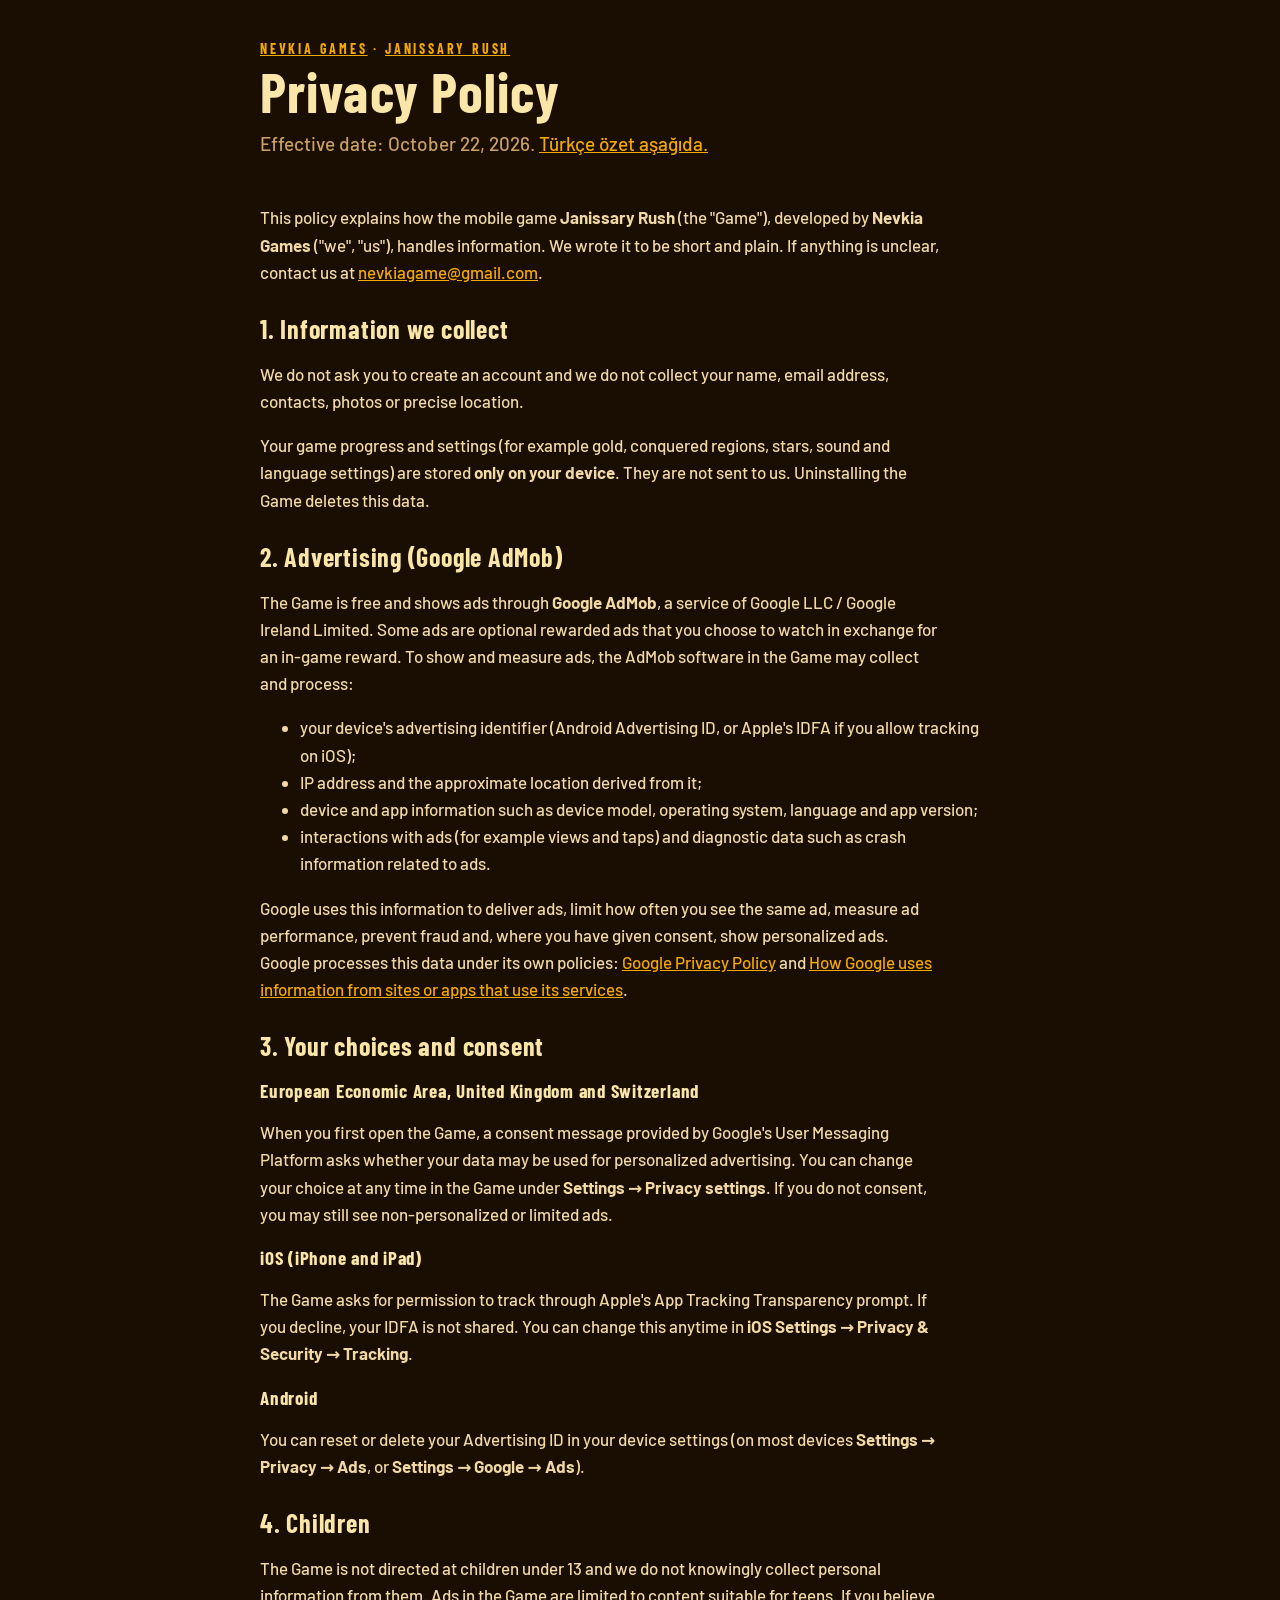
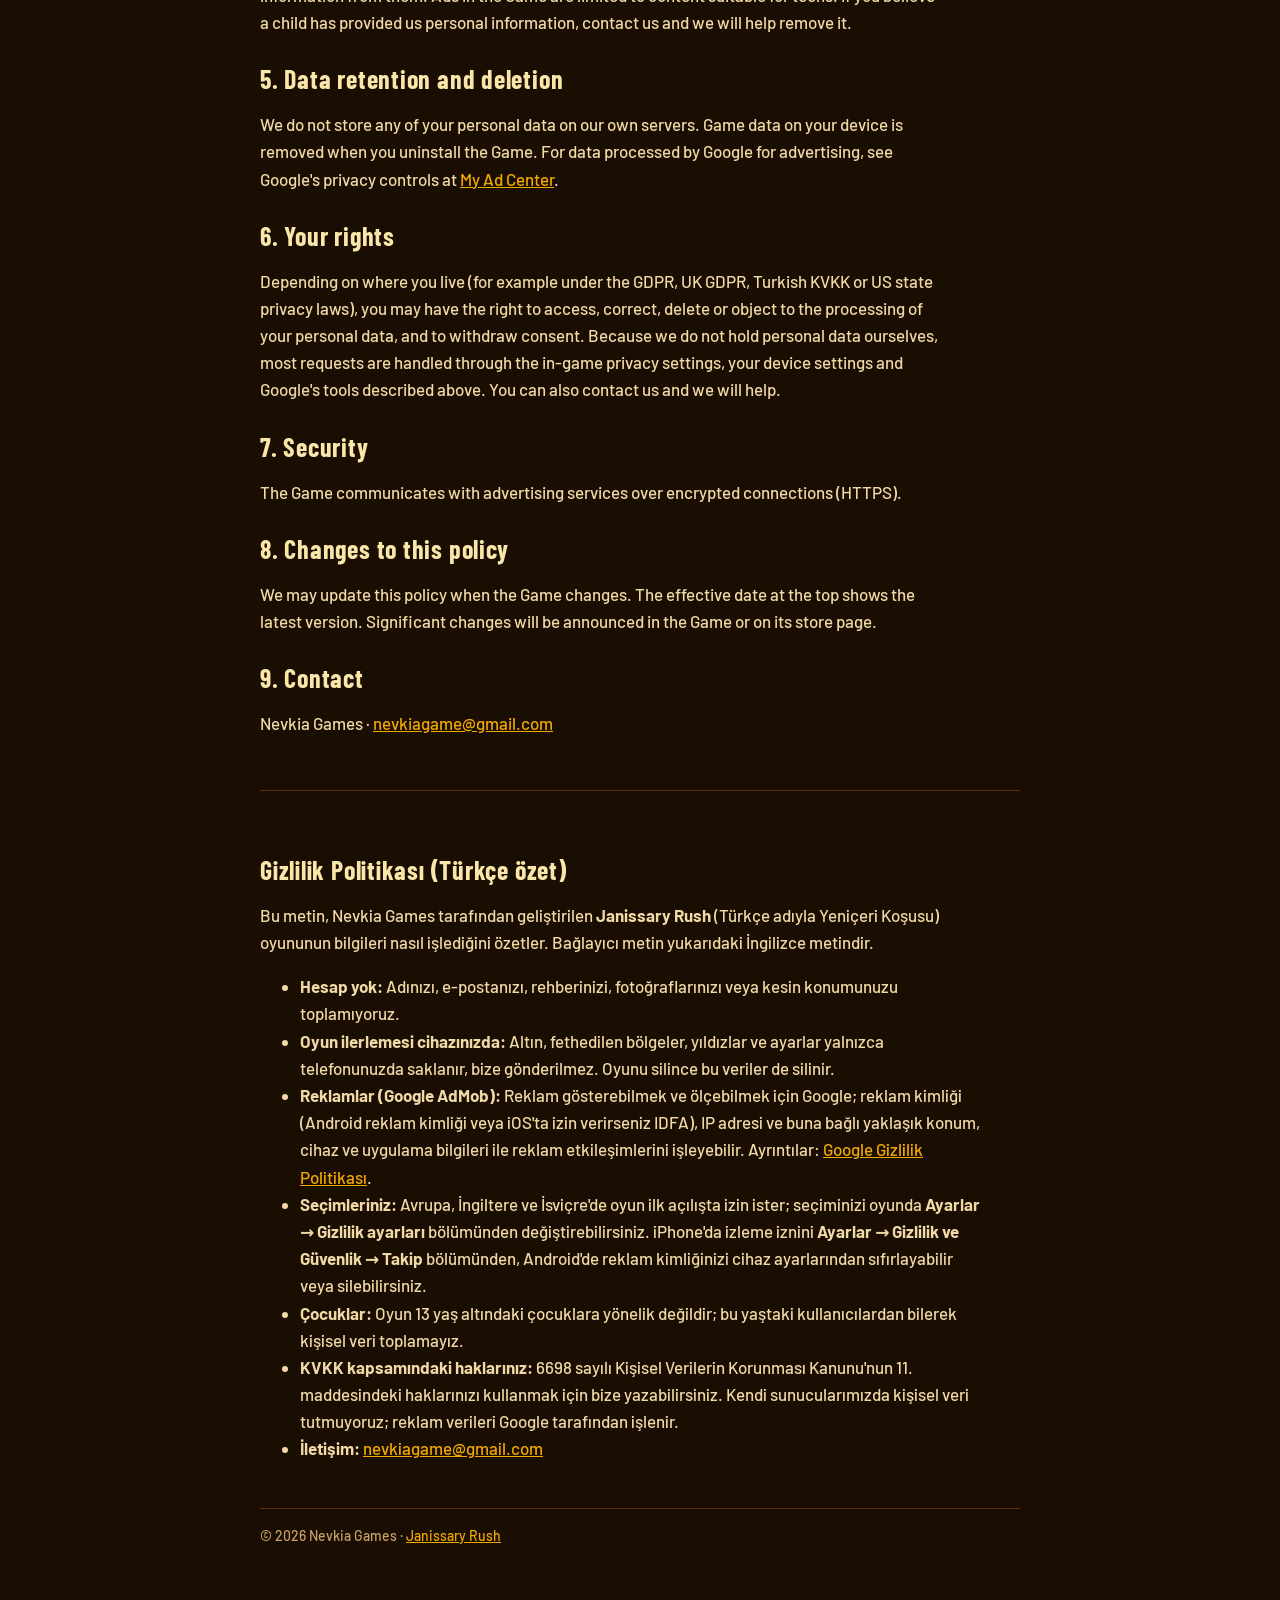
<file: janissary-rush/privacy.html>
<!doctype html>
<html lang="en">
<head>
  <meta charset="utf-8">
  <meta name="viewport" content="width=device-width, initial-scale=1, viewport-fit=cover">
  <title>Janissary Rush Privacy Policy</title>
  <meta name="description" content="Privacy policy for the mobile game Janissary Rush by Nevkia Games.">
  <link rel="preconnect" href="https://fonts.googleapis.com">
  <link rel="stylesheet" href="https://fonts.googleapis.com/css2?family=Barlow+Condensed:wght@700&family=Barlow:wght@500;600&display=swap">
  <link rel="stylesheet" href="../style.css">
</head>
<body>
<main>
  <header>
    <p class="eyebrow"><a href="../">Nevkia Games</a> · <a href="./">Janissary Rush</a></p>
    <h1>Privacy Policy</h1>
    <p class="lead">Effective date: October 22, 2026. <a href="#tr">Türkçe özet aşağıda.</a></p>
  </header>

  <section>
    <p>This policy explains how the mobile game <strong>Janissary Rush</strong> (the "Game"), developed by <strong>Nevkia Games</strong> ("we", "us"), handles information. We wrote it to be short and plain. If anything is unclear, contact us at <a href="mailto:nevkiagame@gmail.com">nevkiagame@gmail.com</a>.</p>

    <h2>1. Information we collect</h2>
    <p>We do not ask you to create an account and we do not collect your name, email address, contacts, photos or precise location.</p>
    <p>Your game progress and settings (for example gold, conquered regions, stars, sound and language settings) are stored <strong>only on your device</strong>. They are not sent to us. Uninstalling the Game deletes this data.</p>

    <h2>2. Advertising (Google AdMob)</h2>
    <p>The Game is free and shows ads through <strong>Google AdMob</strong>, a service of Google LLC / Google Ireland Limited. Some ads are optional rewarded ads that you choose to watch in exchange for an in-game reward. To show and measure ads, the AdMob software in the Game may collect and process:</p>
    <ul>
      <li>your device's advertising identifier (Android Advertising ID, or Apple's IDFA if you allow tracking on iOS);</li>
      <li>IP address and the approximate location derived from it;</li>
      <li>device and app information such as device model, operating system, language and app version;</li>
      <li>interactions with ads (for example views and taps) and diagnostic data such as crash information related to ads.</li>
    </ul>
    <p>Google uses this information to deliver ads, limit how often you see the same ad, measure ad performance, prevent fraud and, where you have given consent, show personalized ads. Google processes this data under its own policies: <a href="https://policies.google.com/privacy" rel="noopener">Google Privacy Policy</a> and <a href="https://policies.google.com/technologies/partner-sites" rel="noopener">How Google uses information from sites or apps that use its services</a>.</p>

    <h2>3. Your choices and consent</h2>
    <h3>European Economic Area, United Kingdom and Switzerland</h3>
    <p>When you first open the Game, a consent message provided by Google's User Messaging Platform asks whether your data may be used for personalized advertising. You can change your choice at any time in the Game under <strong>Settings → Privacy settings</strong>. If you do not consent, you may still see non-personalized or limited ads.</p>
    <h3>iOS (iPhone and iPad)</h3>
    <p>The Game asks for permission to track through Apple's App Tracking Transparency prompt. If you decline, your IDFA is not shared. You can change this anytime in <strong>iOS Settings → Privacy &amp; Security → Tracking</strong>.</p>
    <h3>Android</h3>
    <p>You can reset or delete your Advertising ID in your device settings (on most devices <strong>Settings → Privacy → Ads</strong>, or <strong>Settings → Google → Ads</strong>).</p>

    <h2>4. Children</h2>
    <p>The Game is not directed at children under 13 and we do not knowingly collect personal information from them. Ads in the Game are limited to content suitable for teens. If you believe a child has provided us personal information, contact us and we will help remove it.</p>

    <h2>5. Data retention and deletion</h2>
    <p>We do not store any of your personal data on our own servers. Game data on your device is removed when you uninstall the Game. For data processed by Google for advertising, see Google's privacy controls at <a href="https://myadcenter.google.com" rel="noopener">My Ad Center</a>.</p>

    <h2>6. Your rights</h2>
    <p>Depending on where you live (for example under the GDPR, UK GDPR, Turkish KVKK or US state privacy laws), you may have the right to access, correct, delete or object to the processing of your personal data, and to withdraw consent. Because we do not hold personal data ourselves, most requests are handled through the in-game privacy settings, your device settings and Google's tools described above. You can also contact us and we will help.</p>

    <h2>7. Security</h2>
    <p>The Game communicates with advertising services over encrypted connections (HTTPS).</p>

    <h2>8. Changes to this policy</h2>
    <p>We may update this policy when the Game changes. The effective date at the top shows the latest version. Significant changes will be announced in the Game or on its store page.</p>

    <h2>9. Contact</h2>
    <p>Nevkia Games · <a href="mailto:nevkiagame@gmail.com">nevkiagame@gmail.com</a></p>
  </section>

  <hr>

  <section id="tr" lang="tr">
    <h2>Gizlilik Politikası (Türkçe özet)</h2>
    <p>Bu metin, Nevkia Games tarafından geliştirilen <strong>Janissary Rush</strong> (Türkçe adıyla Yeniçeri Koşusu) oyununun bilgileri nasıl işlediğini özetler. Bağlayıcı metin yukarıdaki İngilizce metindir.</p>
    <ul>
      <li><strong>Hesap yok:</strong> Adınızı, e-postanızı, rehberinizi, fotoğraflarınızı veya kesin konumunuzu toplamıyoruz.</li>
      <li><strong>Oyun ilerlemesi cihazınızda:</strong> Altın, fethedilen bölgeler, yıldızlar ve ayarlar yalnızca telefonunuzda saklanır, bize gönderilmez. Oyunu silince bu veriler de silinir.</li>
      <li><strong>Reklamlar (Google AdMob):</strong> Reklam gösterebilmek ve ölçebilmek için Google; reklam kimliği (Android reklam kimliği veya iOS'ta izin verirseniz IDFA), IP adresi ve buna bağlı yaklaşık konum, cihaz ve uygulama bilgileri ile reklam etkileşimlerini işleyebilir. Ayrıntılar: <a href="https://policies.google.com/privacy" rel="noopener">Google Gizlilik Politikası</a>.</li>
      <li><strong>Seçimleriniz:</strong> Avrupa, İngiltere ve İsviçre'de oyun ilk açılışta izin ister; seçiminizi oyunda <strong>Ayarlar → Gizlilik ayarları</strong> bölümünden değiştirebilirsiniz. iPhone'da izleme iznini <strong>Ayarlar → Gizlilik ve Güvenlik → Takip</strong> bölümünden, Android'de reklam kimliğinizi cihaz ayarlarından sıfırlayabilir veya silebilirsiniz.</li>
      <li><strong>Çocuklar:</strong> Oyun 13 yaş altındaki çocuklara yönelik değildir; bu yaştaki kullanıcılardan bilerek kişisel veri toplamayız.</li>
      <li><strong>KVKK kapsamındaki haklarınız:</strong> 6698 sayılı Kişisel Verilerin Korunması Kanunu'nun 11. maddesindeki haklarınızı kullanmak için bize yazabilirsiniz. Kendi sunucularımızda kişisel veri tutmuyoruz; reklam verileri Google tarafından işlenir.</li>
      <li><strong>İletişim:</strong> <a href="mailto:nevkiagame@gmail.com">nevkiagame@gmail.com</a></li>
    </ul>
  </section>

  <footer>© 2026 Nevkia Games · <a href="./">Janissary Rush</a></footer>
</main>
</body>
</html>
</file>
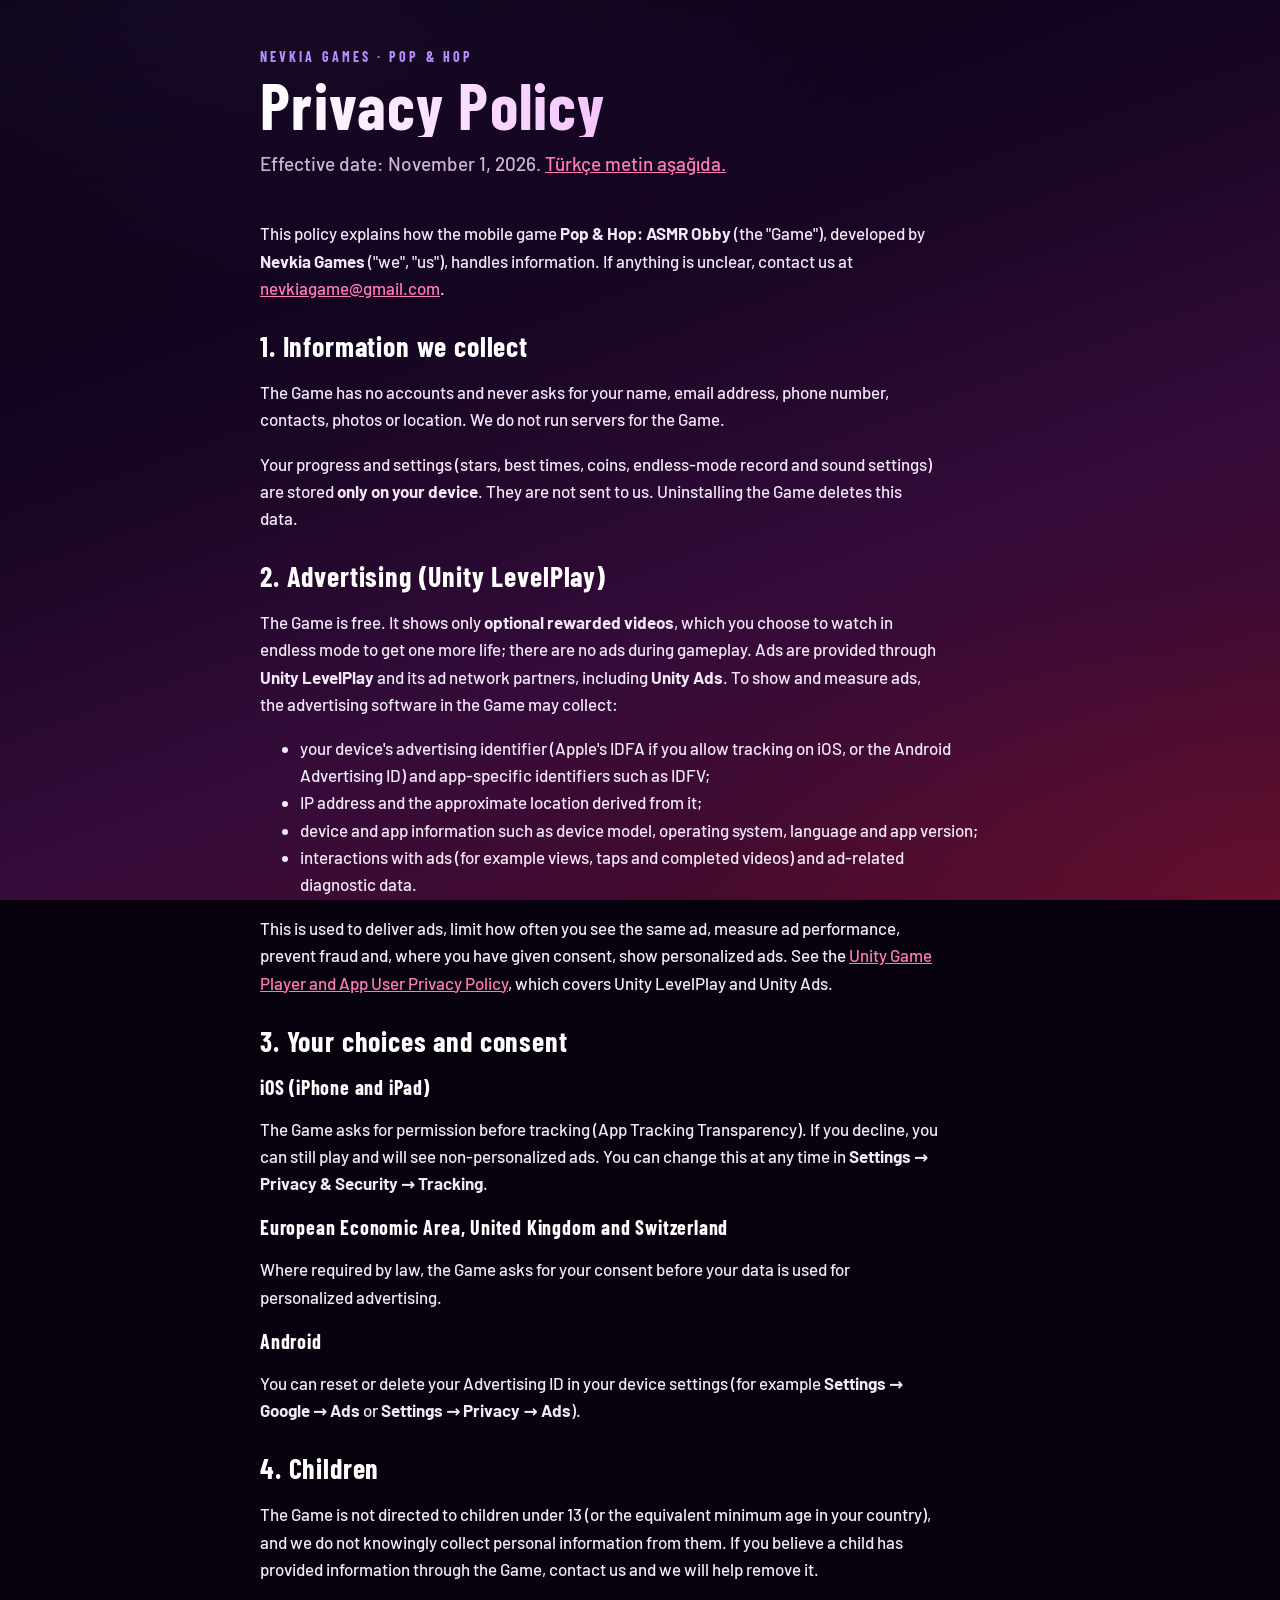
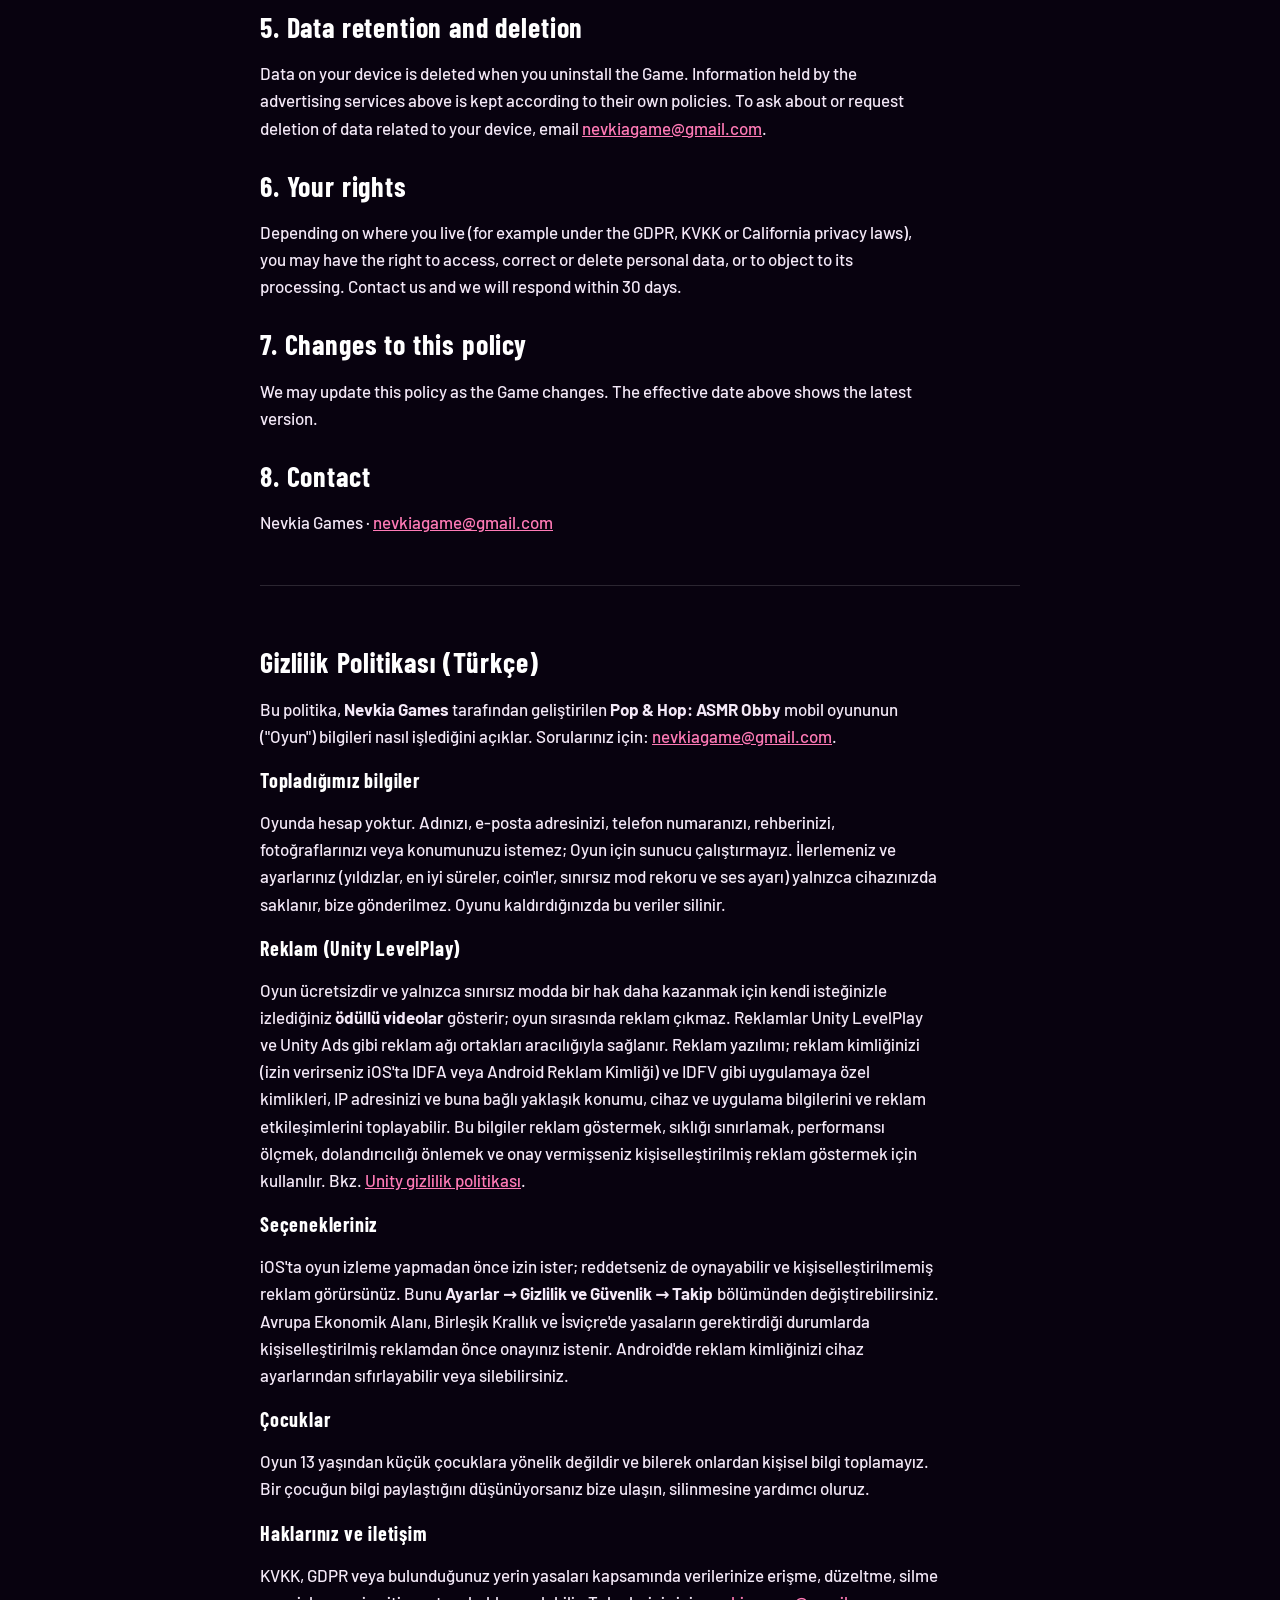
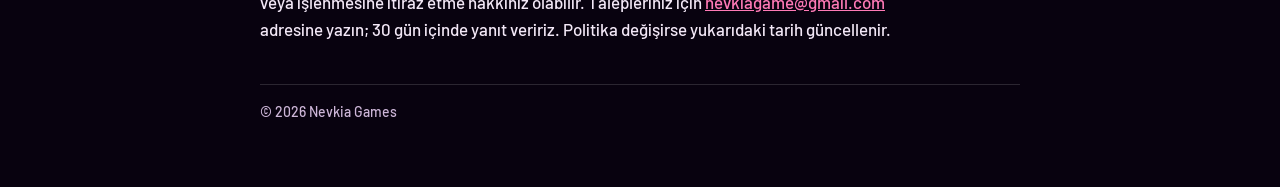
<file: pop-hop/privacy.html>
<!doctype html>
<html lang="en">
<head>
  <meta charset="utf-8">
  <meta name="viewport" content="width=device-width, initial-scale=1, viewport-fit=cover">
  <title>Pop &amp; Hop Privacy Policy</title>
  <meta name="description" content="Privacy policy for the mobile game Pop &amp; Hop: ASMR Obby by Nevkia Games.">
  <link rel="preconnect" href="https://fonts.googleapis.com">
  <link rel="stylesheet" href="https://fonts.googleapis.com/css2?family=Barlow+Condensed:wght@700&family=Barlow:wght@500;600&display=swap">
  <link rel="stylesheet" href="../studio.css">
</head>
<body>
<main>
  <header>
    <p class="eyebrow"><a href="../">Nevkia Games</a> · <a href="./">Pop &amp; Hop</a></p>
    <h1>Privacy Policy</h1>
    <p class="lead">Effective date: November 1, 2026. <a href="#tr">Türkçe metin aşağıda.</a></p>
  </header>

  <section>
    <p>This policy explains how the mobile game <strong>Pop &amp; Hop: ASMR Obby</strong> (the "Game"), developed by <strong>Nevkia Games</strong> ("we", "us"), handles information. If anything is unclear, contact us at <a href="mailto:nevkiagame@gmail.com">nevkiagame@gmail.com</a>.</p>

    <h2>1. Information we collect</h2>
    <p>The Game has no accounts and never asks for your name, email address, phone number, contacts, photos or location. We do not run servers for the Game.</p>
    <p>Your progress and settings (stars, best times, coins, endless-mode record and sound settings) are stored <strong>only on your device</strong>. They are not sent to us. Uninstalling the Game deletes this data.</p>

    <h2>2. Advertising (Unity LevelPlay)</h2>
    <p>The Game is free. It shows only <strong>optional rewarded videos</strong>, which you choose to watch in endless mode to get one more life; there are no ads during gameplay. Ads are provided through <strong>Unity LevelPlay</strong> and its ad network partners, including <strong>Unity Ads</strong>. To show and measure ads, the advertising software in the Game may collect:</p>
    <ul>
      <li>your device's advertising identifier (Apple's IDFA if you allow tracking on iOS, or the Android Advertising ID) and app-specific identifiers such as IDFV;</li>
      <li>IP address and the approximate location derived from it;</li>
      <li>device and app information such as device model, operating system, language and app version;</li>
      <li>interactions with ads (for example views, taps and completed videos) and ad-related diagnostic data.</li>
    </ul>
    <p>This is used to deliver ads, limit how often you see the same ad, measure ad performance, prevent fraud and, where you have given consent, show personalized ads. See the <a href="https://unity.com/legal/game-player-and-app-user-privacy-policy" rel="noopener">Unity Game Player and App User Privacy Policy</a>, which covers Unity LevelPlay and Unity Ads.</p>

    <h2>3. Your choices and consent</h2>
    <h3>iOS (iPhone and iPad)</h3>
    <p>The Game asks for permission before tracking (App Tracking Transparency). If you decline, you can still play and will see non-personalized ads. You can change this at any time in <strong>Settings → Privacy &amp; Security → Tracking</strong>.</p>
    <h3>European Economic Area, United Kingdom and Switzerland</h3>
    <p>Where required by law, the Game asks for your consent before your data is used for personalized advertising.</p>
    <h3>Android</h3>
    <p>You can reset or delete your Advertising ID in your device settings (for example <strong>Settings → Google → Ads</strong> or <strong>Settings → Privacy → Ads</strong>).</p>

    <h2>4. Children</h2>
    <p>The Game is not directed to children under 13 (or the equivalent minimum age in your country), and we do not knowingly collect personal information from them. If you believe a child has provided information through the Game, contact us and we will help remove it.</p>

    <h2>5. Data retention and deletion</h2>
    <p>Data on your device is deleted when you uninstall the Game. Information held by the advertising services above is kept according to their own policies. To ask about or request deletion of data related to your device, email <a href="mailto:nevkiagame@gmail.com">nevkiagame@gmail.com</a>.</p>

    <h2>6. Your rights</h2>
    <p>Depending on where you live (for example under the GDPR, KVKK or California privacy laws), you may have the right to access, correct or delete personal data, or to object to its processing. Contact us and we will respond within 30 days.</p>

    <h2>7. Changes to this policy</h2>
    <p>We may update this policy as the Game changes. The effective date above shows the latest version.</p>

    <h2>8. Contact</h2>
    <p>Nevkia Games · <a href="mailto:nevkiagame@gmail.com">nevkiagame@gmail.com</a></p>
  </section>

  <hr>

  <section id="tr" lang="tr">
    <h2>Gizlilik Politikası (Türkçe)</h2>
    <p>Bu politika, <strong>Nevkia Games</strong> tarafından geliştirilen <strong>Pop &amp; Hop: ASMR Obby</strong> mobil oyununun ("Oyun") bilgileri nasıl işlediğini açıklar. Sorularınız için: <a href="mailto:nevkiagame@gmail.com">nevkiagame@gmail.com</a>.</p>

    <h3>Topladığımız bilgiler</h3>
    <p>Oyunda hesap yoktur. Adınızı, e-posta adresinizi, telefon numaranızı, rehberinizi, fotoğraflarınızı veya konumunuzu istemez; Oyun için sunucu çalıştırmayız. İlerlemeniz ve ayarlarınız (yıldızlar, en iyi süreler, coin'ler, sınırsız mod rekoru ve ses ayarı) yalnızca cihazınızda saklanır, bize gönderilmez. Oyunu kaldırdığınızda bu veriler silinir.</p>

    <h3>Reklam (Unity LevelPlay)</h3>
    <p>Oyun ücretsizdir ve yalnızca sınırsız modda bir hak daha kazanmak için kendi isteğinizle izlediğiniz <strong>ödüllü videolar</strong> gösterir; oyun sırasında reklam çıkmaz. Reklamlar Unity LevelPlay ve Unity Ads gibi reklam ağı ortakları aracılığıyla sağlanır. Reklam yazılımı; reklam kimliğinizi (izin verirseniz iOS'ta IDFA veya Android Reklam Kimliği) ve IDFV gibi uygulamaya özel kimlikleri, IP adresinizi ve buna bağlı yaklaşık konumu, cihaz ve uygulama bilgilerini ve reklam etkileşimlerini toplayabilir. Bu bilgiler reklam göstermek, sıklığı sınırlamak, performansı ölçmek, dolandırıcılığı önlemek ve onay vermişseniz kişiselleştirilmiş reklam göstermek için kullanılır. Bkz. <a href="https://unity.com/legal/game-player-and-app-user-privacy-policy" rel="noopener">Unity gizlilik politikası</a>.</p>

    <h3>Seçenekleriniz</h3>
    <p>iOS'ta oyun izleme yapmadan önce izin ister; reddetseniz de oynayabilir ve kişiselleştirilmemiş reklam görürsünüz. Bunu <strong>Ayarlar → Gizlilik ve Güvenlik → Takip</strong> bölümünden değiştirebilirsiniz. Avrupa Ekonomik Alanı, Birleşik Krallık ve İsviçre'de yasaların gerektirdiği durumlarda kişiselleştirilmiş reklamdan önce onayınız istenir. Android'de reklam kimliğinizi cihaz ayarlarından sıfırlayabilir veya silebilirsiniz.</p>

    <h3>Çocuklar</h3>
    <p>Oyun 13 yaşından küçük çocuklara yönelik değildir ve bilerek onlardan kişisel bilgi toplamayız. Bir çocuğun bilgi paylaştığını düşünüyorsanız bize ulaşın, silinmesine yardımcı oluruz.</p>

    <h3>Haklarınız ve iletişim</h3>
    <p>KVKK, GDPR veya bulunduğunuz yerin yasaları kapsamında verilerinize erişme, düzeltme, silme veya işlenmesine itiraz etme hakkınız olabilir. Talepleriniz için <a href="mailto:nevkiagame@gmail.com">nevkiagame@gmail.com</a> adresine yazın; 30 gün içinde yanıt veririz. Politika değişirse yukarıdaki tarih güncellenir.</p>
  </section>

  <footer>© 2026 Nevkia Games</footer>
</main>
</body>
</html>
</file>
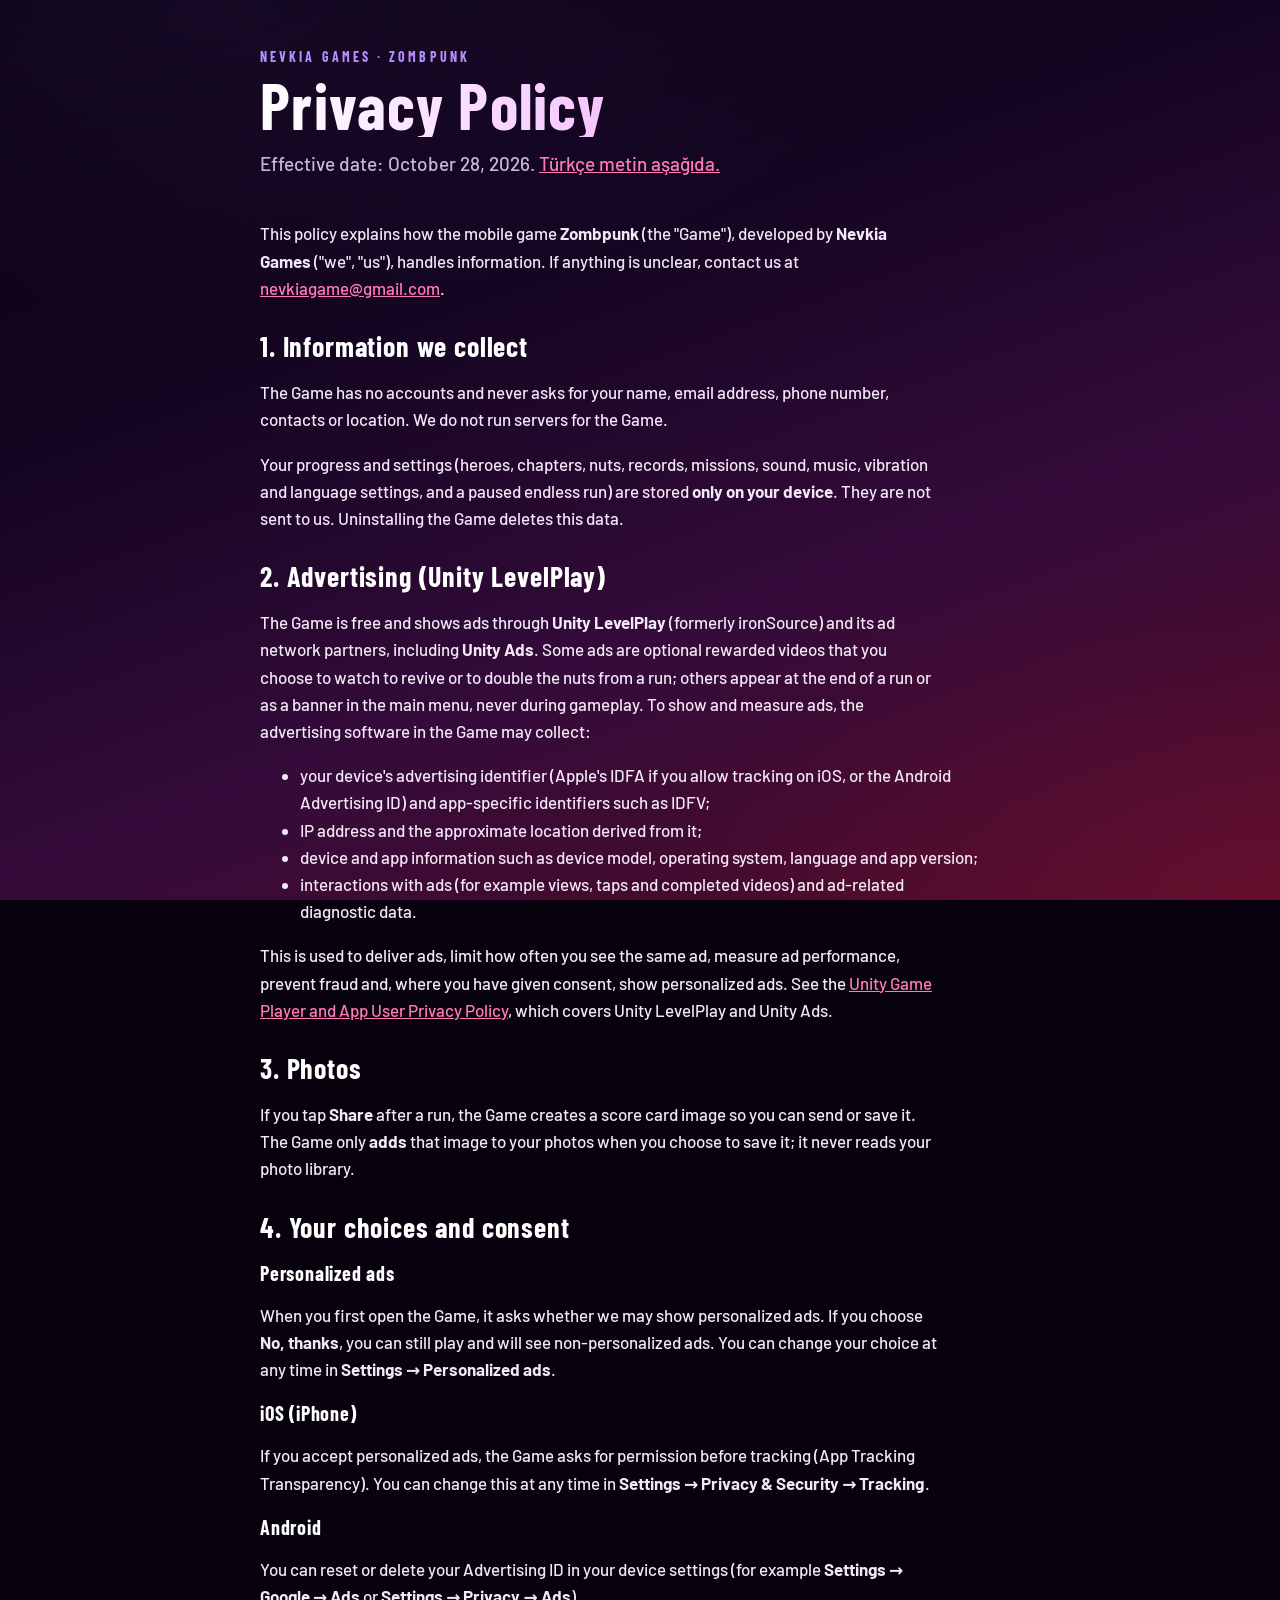
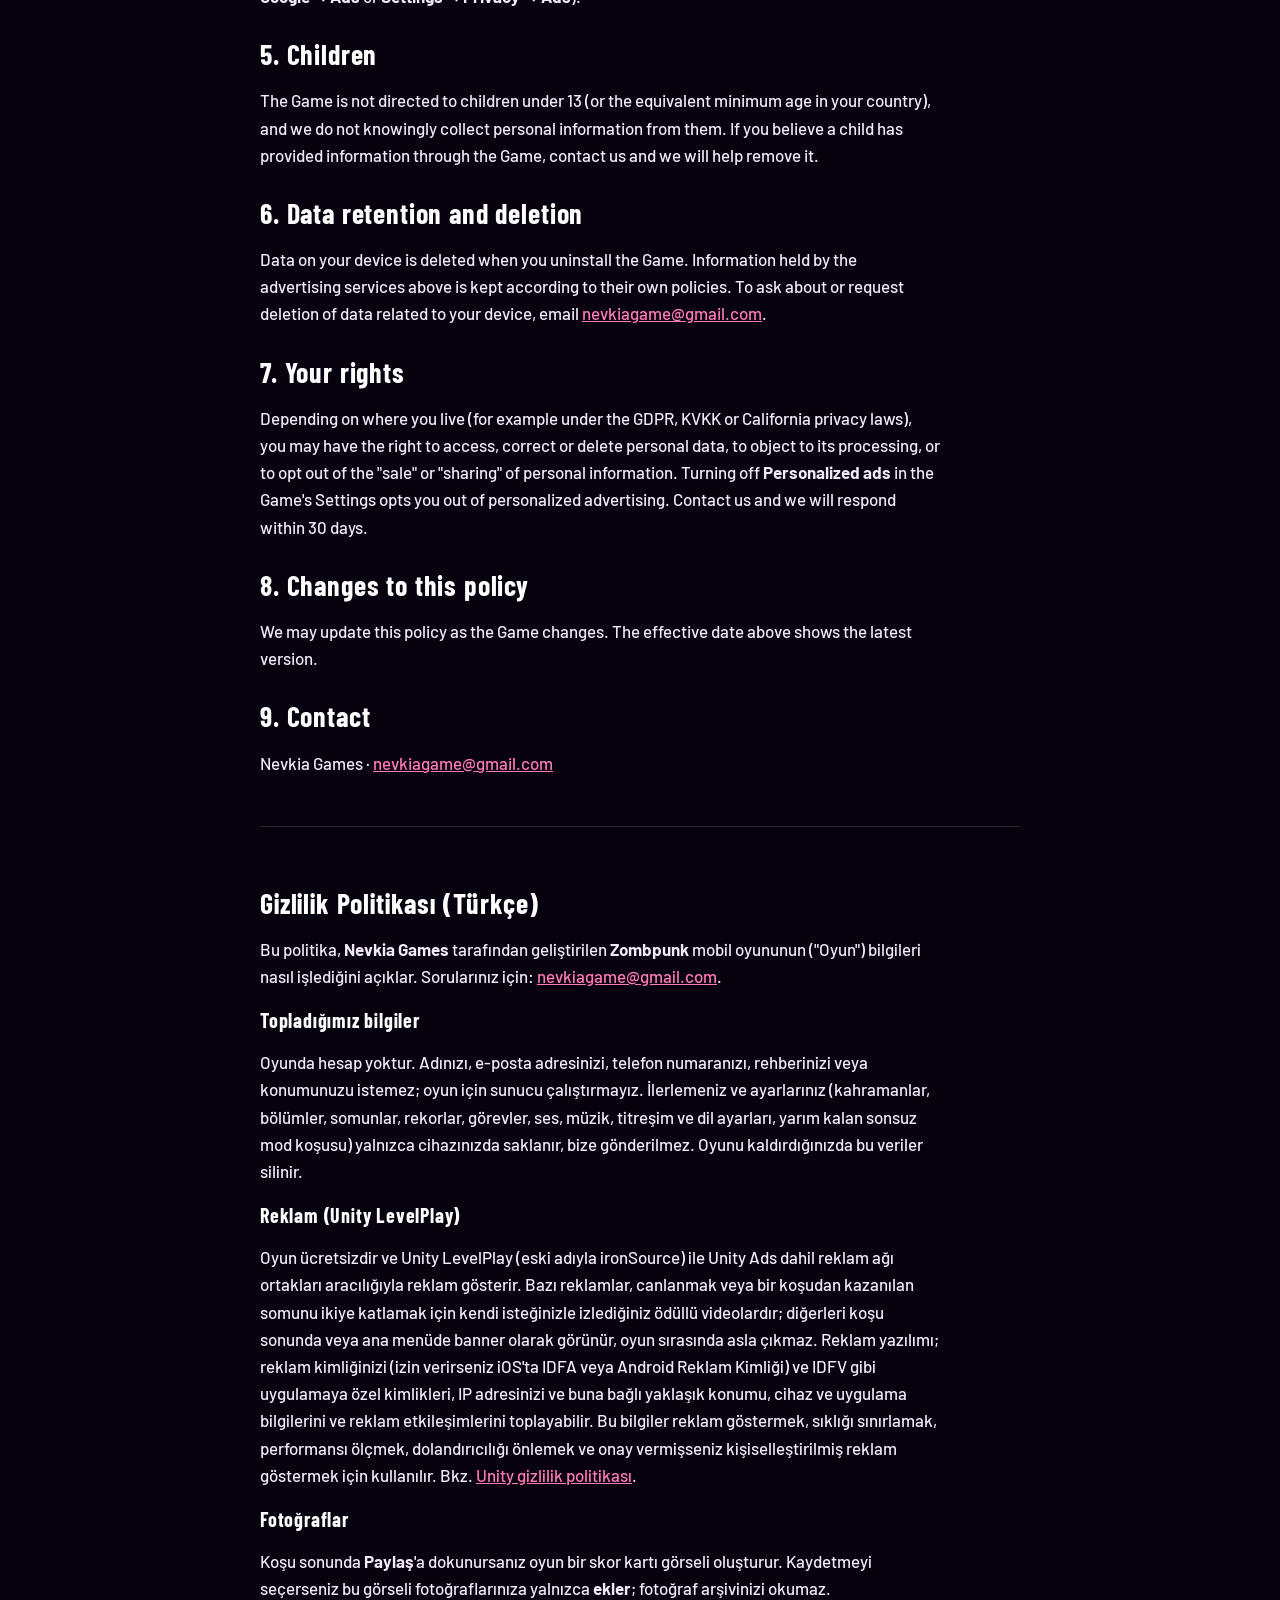
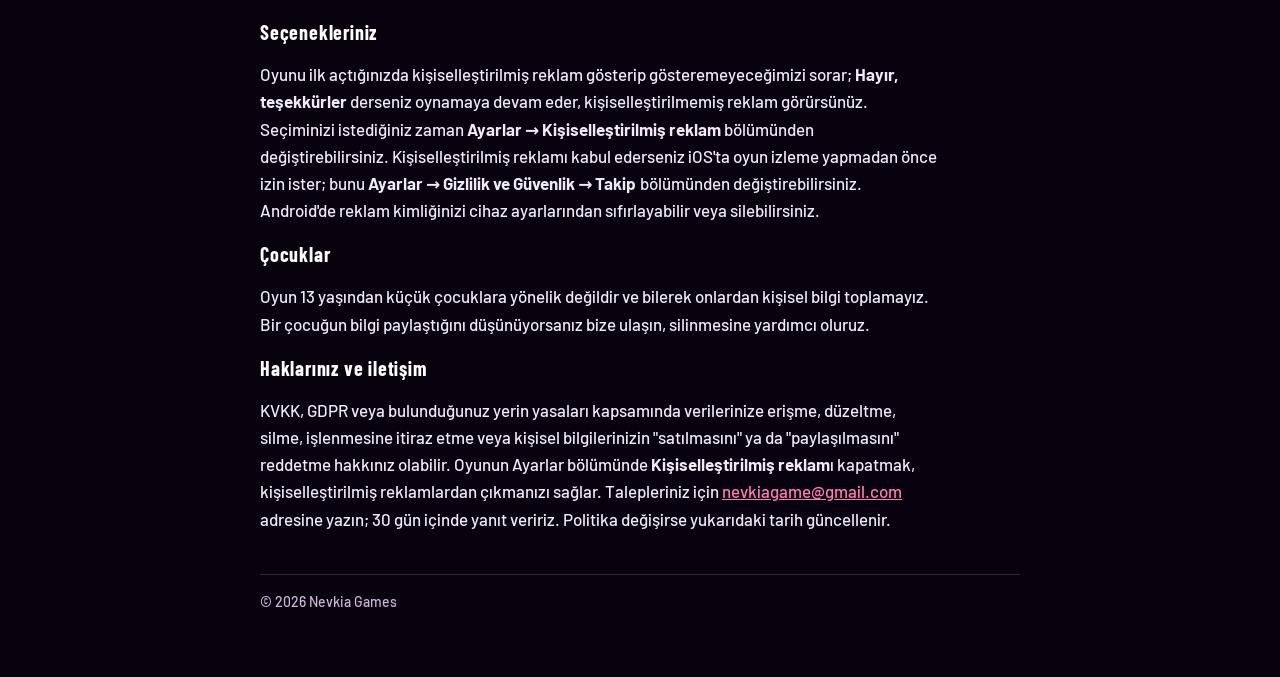
<file: zombpunk/privacy.html>
<!doctype html>
<html lang="en">
<head>
  <meta charset="utf-8">
  <meta name="viewport" content="width=device-width, initial-scale=1, viewport-fit=cover">
  <title>Zombpunk Privacy Policy</title>
  <meta name="description" content="Privacy policy for the mobile game Zombpunk by Nevkia Games.">
  <link rel="preconnect" href="https://fonts.googleapis.com">
  <link rel="stylesheet" href="https://fonts.googleapis.com/css2?family=Barlow+Condensed:wght@700&family=Barlow:wght@500;600&display=swap">
  <link rel="stylesheet" href="../studio.css">
</head>
<body>
<main>
  <header>
    <p class="eyebrow"><a href="../">Nevkia Games</a> · <a href="./">Zombpunk</a></p>
    <h1>Privacy Policy</h1>
    <p class="lead">Effective date: October 28, 2026. <a href="#tr">Türkçe metin aşağıda.</a></p>
  </header>

  <section>
    <p>This policy explains how the mobile game <strong>Zombpunk</strong> (the "Game"), developed by <strong>Nevkia Games</strong> ("we", "us"), handles information. If anything is unclear, contact us at <a href="mailto:nevkiagame@gmail.com">nevkiagame@gmail.com</a>.</p>

    <h2>1. Information we collect</h2>
    <p>The Game has no accounts and never asks for your name, email address, phone number, contacts or location. We do not run servers for the Game.</p>
    <p>Your progress and settings (heroes, chapters, nuts, records, missions, sound, music, vibration and language settings, and a paused endless run) are stored <strong>only on your device</strong>. They are not sent to us. Uninstalling the Game deletes this data.</p>

    <h2>2. Advertising (Unity LevelPlay)</h2>
    <p>The Game is free and shows ads through <strong>Unity LevelPlay</strong> (formerly ironSource) and its ad network partners, including <strong>Unity Ads</strong>. Some ads are optional rewarded videos that you choose to watch to revive or to double the nuts from a run; others appear at the end of a run or as a banner in the main menu, never during gameplay. To show and measure ads, the advertising software in the Game may collect:</p>
    <ul>
      <li>your device's advertising identifier (Apple's IDFA if you allow tracking on iOS, or the Android Advertising ID) and app-specific identifiers such as IDFV;</li>
      <li>IP address and the approximate location derived from it;</li>
      <li>device and app information such as device model, operating system, language and app version;</li>
      <li>interactions with ads (for example views, taps and completed videos) and ad-related diagnostic data.</li>
    </ul>
    <p>This is used to deliver ads, limit how often you see the same ad, measure ad performance, prevent fraud and, where you have given consent, show personalized ads. See the <a href="https://unity.com/legal/game-player-and-app-user-privacy-policy" rel="noopener">Unity Game Player and App User Privacy Policy</a>, which covers Unity LevelPlay and Unity Ads.</p>

    <h2>3. Photos</h2>
    <p>If you tap <strong>Share</strong> after a run, the Game creates a score card image so you can send or save it. The Game only <strong>adds</strong> that image to your photos when you choose to save it; it never reads your photo library.</p>

    <h2>4. Your choices and consent</h2>
    <h3>Personalized ads</h3>
    <p>When you first open the Game, it asks whether we may show personalized ads. If you choose <strong>No, thanks</strong>, you can still play and will see non-personalized ads. You can change your choice at any time in <strong>Settings → Personalized ads</strong>.</p>
    <h3>iOS (iPhone)</h3>
    <p>If you accept personalized ads, the Game asks for permission before tracking (App Tracking Transparency). You can change this at any time in <strong>Settings → Privacy &amp; Security → Tracking</strong>.</p>
    <h3>Android</h3>
    <p>You can reset or delete your Advertising ID in your device settings (for example <strong>Settings → Google → Ads</strong> or <strong>Settings → Privacy → Ads</strong>).</p>

    <h2>5. Children</h2>
    <p>The Game is not directed to children under 13 (or the equivalent minimum age in your country), and we do not knowingly collect personal information from them. If you believe a child has provided information through the Game, contact us and we will help remove it.</p>

    <h2>6. Data retention and deletion</h2>
    <p>Data on your device is deleted when you uninstall the Game. Information held by the advertising services above is kept according to their own policies. To ask about or request deletion of data related to your device, email <a href="mailto:nevkiagame@gmail.com">nevkiagame@gmail.com</a>.</p>

    <h2>7. Your rights</h2>
    <p>Depending on where you live (for example under the GDPR, KVKK or California privacy laws), you may have the right to access, correct or delete personal data, to object to its processing, or to opt out of the "sale" or "sharing" of personal information. Turning off <strong>Personalized ads</strong> in the Game's Settings opts you out of personalized advertising. Contact us and we will respond within 30 days.</p>

    <h2>8. Changes to this policy</h2>
    <p>We may update this policy as the Game changes. The effective date above shows the latest version.</p>

    <h2>9. Contact</h2>
    <p>Nevkia Games · <a href="mailto:nevkiagame@gmail.com">nevkiagame@gmail.com</a></p>
  </section>

  <hr>

  <section id="tr" lang="tr">
    <h2>Gizlilik Politikası (Türkçe)</h2>
    <p>Bu politika, <strong>Nevkia Games</strong> tarafından geliştirilen <strong>Zombpunk</strong> mobil oyununun ("Oyun") bilgileri nasıl işlediğini açıklar. Sorularınız için: <a href="mailto:nevkiagame@gmail.com">nevkiagame@gmail.com</a>.</p>

    <h3>Topladığımız bilgiler</h3>
    <p>Oyunda hesap yoktur. Adınızı, e-posta adresinizi, telefon numaranızı, rehberinizi veya konumunuzu istemez; oyun için sunucu çalıştırmayız. İlerlemeniz ve ayarlarınız (kahramanlar, bölümler, somunlar, rekorlar, görevler, ses, müzik, titreşim ve dil ayarları, yarım kalan sonsuz mod koşusu) yalnızca cihazınızda saklanır, bize gönderilmez. Oyunu kaldırdığınızda bu veriler silinir.</p>

    <h3>Reklam (Unity LevelPlay)</h3>
    <p>Oyun ücretsizdir ve Unity LevelPlay (eski adıyla ironSource) ile Unity Ads dahil reklam ağı ortakları aracılığıyla reklam gösterir. Bazı reklamlar, canlanmak veya bir koşudan kazanılan somunu ikiye katlamak için kendi isteğinizle izlediğiniz ödüllü videolardır; diğerleri koşu sonunda veya ana menüde banner olarak görünür, oyun sırasında asla çıkmaz. Reklam yazılımı; reklam kimliğinizi (izin verirseniz iOS'ta IDFA veya Android Reklam Kimliği) ve IDFV gibi uygulamaya özel kimlikleri, IP adresinizi ve buna bağlı yaklaşık konumu, cihaz ve uygulama bilgilerini ve reklam etkileşimlerini toplayabilir. Bu bilgiler reklam göstermek, sıklığı sınırlamak, performansı ölçmek, dolandırıcılığı önlemek ve onay vermişseniz kişiselleştirilmiş reklam göstermek için kullanılır. Bkz. <a href="https://unity.com/legal/game-player-and-app-user-privacy-policy" rel="noopener">Unity gizlilik politikası</a>.</p>

    <h3>Fotoğraflar</h3>
    <p>Koşu sonunda <strong>Paylaş</strong>'a dokunursanız oyun bir skor kartı görseli oluşturur. Kaydetmeyi seçerseniz bu görseli fotoğraflarınıza yalnızca <strong>ekler</strong>; fotoğraf arşivinizi okumaz.</p>

    <h3>Seçenekleriniz</h3>
    <p>Oyunu ilk açtığınızda kişiselleştirilmiş reklam gösterip gösteremeyeceğimizi sorar; <strong>Hayır, teşekkürler</strong> derseniz oynamaya devam eder, kişiselleştirilmemiş reklam görürsünüz. Seçiminizi istediğiniz zaman <strong>Ayarlar → Kişiselleştirilmiş reklam</strong> bölümünden değiştirebilirsiniz. Kişiselleştirilmiş reklamı kabul ederseniz iOS'ta oyun izleme yapmadan önce izin ister; bunu <strong>Ayarlar → Gizlilik ve Güvenlik → Takip</strong> bölümünden değiştirebilirsiniz. Android'de reklam kimliğinizi cihaz ayarlarından sıfırlayabilir veya silebilirsiniz.</p>

    <h3>Çocuklar</h3>
    <p>Oyun 13 yaşından küçük çocuklara yönelik değildir ve bilerek onlardan kişisel bilgi toplamayız. Bir çocuğun bilgi paylaştığını düşünüyorsanız bize ulaşın, silinmesine yardımcı oluruz.</p>

    <h3>Haklarınız ve iletişim</h3>
    <p>KVKK, GDPR veya bulunduğunuz yerin yasaları kapsamında verilerinize erişme, düzeltme, silme, işlenmesine itiraz etme veya kişisel bilgilerinizin "satılmasını" ya da "paylaşılmasını" reddetme hakkınız olabilir. Oyunun Ayarlar bölümünde <strong>Kişiselleştirilmiş reklam</strong>ı kapatmak, kişiselleştirilmiş reklamlardan çıkmanızı sağlar. Talepleriniz için <a href="mailto:nevkiagame@gmail.com">nevkiagame@gmail.com</a> adresine yazın; 30 gün içinde yanıt veririz. Politika değişirse yukarıdaki tarih güncellenir.</p>
  </section>

  <footer>© 2026 Nevkia Games</footer>
</main>
</body>
</html>
</file>
<file: studio.css>
/* Nevkia Games studio pages (home + Flingo): purple to burgundy gradient.
   Janissary Rush pages keep their own theme in style.css. */
:root {
  --deep: #08020f;
  --purple: #150522;
  --plum: #350b3a;
  --burgundy: #4f0a22;
  --panel: rgba(255, 255, 255, 0.06);
  --panel-hover: rgba(255, 255, 255, 0.1);
  --line: rgba(255, 255, 255, 0.14);
  --text: #f3e8f7;
  --soft: #cdb6d8;
  --accent: #ff7ab6;
  --accent-2: #b98cff;
  --head: "Barlow Condensed", "Arial Narrow", sans-serif;
  --body: "Barlow", system-ui, sans-serif;
  color-scheme: dark;
}
* { box-sizing: border-box; }
html { background: var(--deep); }
body {
  margin: 0;
  min-height: 100vh;
  color: var(--text);
  font: 500 17px/1.6 var(--body);
  padding: 48px max(16px, env(safe-area-inset-left, 0px)) 64px max(16px, env(safe-area-inset-right, 0px));
  background:
    radial-gradient(ellipse 80% 50% at 15% 0%, rgba(150, 90, 255, 0.08), transparent 70%),
    radial-gradient(ellipse 70% 50% at 100% 100%, rgba(220, 40, 100, 0.16), transparent 70%),
    linear-gradient(160deg, var(--deep) 0%, var(--purple) 35%, var(--plum) 65%, var(--burgundy) 100%);
  background-attachment: fixed;
}
main { max-width: 760px; margin: 0 auto; display: grid; gap: 24px; }
a { color: var(--accent); }
a:focus-visible { outline: 2px solid var(--accent); outline-offset: 3px; border-radius: 4px; }
.eyebrow { font: 700 14px var(--head); letter-spacing: .22em; text-transform: uppercase; color: var(--accent-2); margin: 0; }
.eyebrow a { color: inherit; text-decoration: none; }
.eyebrow a:hover { color: var(--accent); }
h1 {
  font: 700 clamp(40px, 8vw, 64px)/1 var(--head);
  margin: 8px 0 0;
  letter-spacing: .02em;
  text-wrap: balance;
  background: linear-gradient(90deg, #ffffff 0%, #f6c6ff 45%, var(--accent) 100%);
  -webkit-background-clip: text;
  background-clip: text;
  color: transparent;
}
h2 { font: 700 28px/1.15 var(--head); color: #fff; margin: 28px 0 8px; letter-spacing: .03em; }
h3 { font: 700 20px var(--head); color: #fff; margin: 18px 0 4px; letter-spacing: .04em; }
p, li { max-width: 68ch; }
.lead { color: var(--soft); font-size: 19px; margin: 12px 0 0; }
.section-title { margin: 8px 0 -8px; }
.card {
  background: var(--panel);
  border: 1px solid var(--line);
  border-radius: 18px;
  padding: 24px;
  display: grid;
  gap: 10px;
  backdrop-filter: blur(8px);
  -webkit-backdrop-filter: blur(8px);
  box-shadow: 0 10px 30px rgba(10, 0, 20, 0.35);
  transition: background .2s, transform .2s;
}
.card:hover { background: var(--panel-hover); }
.card h2 { margin: 0; }
.links { display: flex; flex-wrap: wrap; gap: 10px; margin-top: 6px; }
.button {
  font: 700 16px var(--head);
  letter-spacing: .08em;
  text-transform: uppercase;
  text-decoration: none;
  color: #fff;
  border-radius: 999px;
  padding: 10px 20px;
  background: linear-gradient(90deg, #8a3cff, #e0357a);
  box-shadow: 0 4px 14px rgba(224, 53, 122, 0.35);
  transition: transform .15s, box-shadow .15s;
}
.button:hover { transform: translateY(-1px); box-shadow: 0 6px 18px rgba(224, 53, 122, 0.5); }
.button.alt { background: transparent; box-shadow: none; border: 1px solid rgba(255, 255, 255, 0.35); color: #fff; }
.button.alt:hover { border-color: var(--accent); color: var(--accent); }
.muted { color: var(--soft); font-size: 15px; }
hr { border: 0; border-top: 1px solid var(--line); margin: 8px 0; }
footer { color: var(--soft); font-size: 14px; border-top: 1px solid var(--line); padding-top: 16px; }
code { background: var(--panel); padding: 1px 6px; border-radius: 4px; }
@media (prefers-reduced-motion: reduce) { .card, .button { transition: none; } }
</file>
<file: style.css>
/* Nevkia Games: koyu kahve zemin, kehribar vurgular (oyunların "Koyu Saray" teması) */
:root {
  --bg: #1A0E02;
  --panel: #2A1700;
  --line: #5A3206;
  --gold: #F2A900;
  --cream: #F9E6A8;
  --text: #F0D9A6;
  --soft: #C9A066;
  --red: #C40F1A;
  --head: "Barlow Condensed", "Arial Narrow", sans-serif;
  --body: "Barlow", system-ui, sans-serif;
  color-scheme: dark;
}
* { box-sizing: border-box; }
body {
  margin: 0;
  background: var(--bg);
  color: var(--text);
  font: 500 17px/1.6 var(--body);
  padding: 40px max(16px, env(safe-area-inset-left, 0px)) 64px max(16px, env(safe-area-inset-right, 0px));
}
main { max-width: 760px; margin: 0 auto; display: grid; gap: 28px; }
a { color: var(--gold); }
a:focus-visible { outline: 2px solid var(--gold); outline-offset: 2px; }
.eyebrow { font: 700 14px var(--head); letter-spacing: .2em; text-transform: uppercase; color: var(--gold); margin: 0; }
h1 { font: 700 clamp(36px, 7vw, 56px)/1 var(--head); color: var(--cream); margin: 6px 0 0; letter-spacing: .02em; text-wrap: balance; }
h2 { font: 700 26px/1.15 var(--head); color: var(--cream); margin: 28px 0 8px; letter-spacing: .03em; }
h3 { font: 700 19px var(--head); color: var(--cream); margin: 18px 0 4px; letter-spacing: .04em; }
p, li { max-width: 68ch; }
.lead { color: var(--soft); font-size: 19px; margin: 10px 0 0; }
.card {
  background: var(--panel);
  border: 1px solid var(--line);
  border-radius: 10px;
  padding: 22px;
  display: grid;
  gap: 10px;
}
.card h2 { margin: 0; }
.links { display: flex; flex-wrap: wrap; gap: 10px; margin-top: 4px; }
.button {
  font: 700 16px var(--head);
  letter-spacing: .08em;
  text-transform: uppercase;
  text-decoration: none;
  background: var(--red);
  color: #fff;
  border-radius: 8px;
  padding: 10px 16px;
}
.button.alt { background: transparent; border: 1px solid var(--gold); color: var(--gold); }
.muted { color: var(--soft); font-size: 15px; }
hr { border: 0; border-top: 1px solid var(--line); margin: 8px 0; }
footer { color: var(--soft); font-size: 14px; border-top: 1px solid var(--line); padding-top: 16px; }
code { background: var(--panel); padding: 1px 6px; border-radius: 4px; }
</file>
